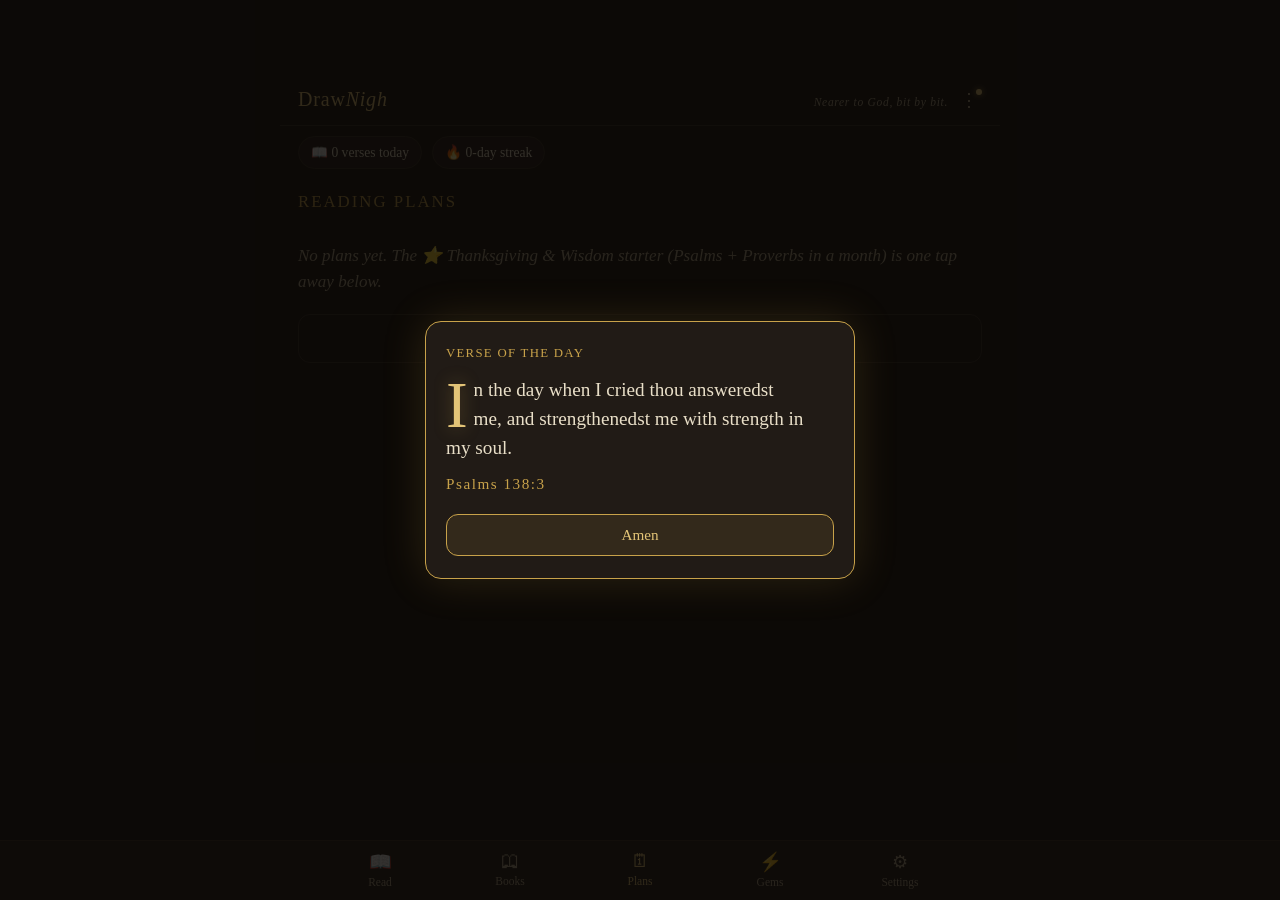
<file: index.html>
<!DOCTYPE html>
<html lang="en" class="is-web">
<head>
<meta charset="utf-8">
<meta name="viewport" content="width=device-width, initial-scale=1, viewport-fit=cover">
<title>DrawNigh</title>
<link rel="stylesheet" href="app.css">
<link rel="icon" href="icons/icon-48.png">
<!-- WEB BUILD — Add to Home Screen. iPhone ignores manifest.webmanifest when
     deciding how a home-screen app opens; it reads these four apple- tags
     instead. Both are present so Android and iPhone each find what they use. -->
<link rel="manifest" href="manifest.webmanifest">
<meta name="theme-color" content="#171310">
<meta name="apple-mobile-web-app-capable" content="yes">
<meta name="apple-mobile-web-app-status-bar-style" content="black-translucent">
<meta name="apple-mobile-web-app-title" content="DrawNigh">
<link rel="apple-touch-icon" href="icons/icon-128.png">
</head>
<body>
<div id="app">
  <header>
    <div class="brand">Draw<span class="nigh">Nigh</span></div>
    <div class="tagline-row">
      <div class="tagline">Nearer to God, bit by bit.</div>
      <button class="dots-btn" id="btnDots" title="More" aria-label="More">⋮<span class="waiting-dot" id="dotsDot" style="display:none"></span></button>
    </div>
  </header>

  <div class="badges">
    <span class="badge" id="badgePlan" style="display:none">🎯 0 / 0</span>
    <span class="badge" id="badgeCount">📖 0 verses today</span>
    <span class="badge" id="badgeStreak">🔥 0-day streak</span>
    <!-- v1.1.8 — Tithe of the Day: today, in stones. Opens its screen. -->
    <span class="badge" id="badgeTithe" style="display:none" title="Tithe of the Day">⏳</span>
  </div>

  <main>
    <!-- READER -->
    <section class="screen active" id="screen-read">
      <!-- v1.1.0 (v16.1 §3.2): "Let it greet him when he opens the Bible app
           itself, together with the verse of the day." A GENERAL feature, set
           by any reader — which is exactly what stops it being a tell. A season
           drawn from The Secret Place could only have come from one place. -->
      <div class="season-line" id="seasonLine" style="display:none"></div>
      <!-- The room's reminder, in his own words or a verse he chose. Every
           three days, fixed. It says nothing about a room to anyone but him. -->
      <div class="season-line remind-line" id="remindLine" style="display:none"></div>
      <div class="mode-pills">
        <button class="pill" data-mode="book">Book</button>
        <button class="pill" data-mode="random">Random</button>
        <button class="pill on" data-mode="plan">Plan</button>
      </div>
      <!-- v1.0.7: back on the main reading screen, where it lived before v1.0.4.
           Shown only in Book mode (see setPills() in app.js). -->
      <div id="bookPicker">
        <select id="bookSelect" title="Book"></select>
        <select id="chapSelect" title="Chapter"></select>
        <select id="verseSelect" title="Verse"></select>
      </div>
      <div class="verse-stage" id="verseStage" title="Tap for the next verse">
        <div class="ref-row">
          <!-- v1.1.4 (NLT), Decision 197: the flip lives on the reference line —
               "Numbers 18:31 · KJV" — because that is where a translation is
               named in ordinary Bible usage. The name shown here is ALWAYS the
               name of the words underneath it. -->
          <div class="verse-ref" id="verseRef"><span id="verseRefText"></span><span id="verseRefSep" style="display:none"> · </span><button class="flip-btn" id="btnFlip" title="Tap to change translation" style="display:none">KJV</button></div>
          <!-- v1.0.4: the prayer timer. It belongs to THIS verse, which is why it
               sits beside the reference and not among the navigation buttons. -->
          <div class="pray-slot" id="praySlot" style="display:none">
            <button class="pray-btn" id="btnPray" title="Pray">🙏 Pray</button>
            <!-- v1.1.8 test sitting, F6 / Decision 340 — the running prayer keeps
                 🙏's place at the left end, wearing 🙏, so it is never mistaken
                 for ⏳ at the right end. -->
            <span class="pray-live" id="prayLive" style="display:none"><span class="pray-mark" aria-hidden="true">🙏</span>
              <button class="pray-left" id="prayLeft" title="Tap to pause">5:00</button>
              <button class="pray-stretch" id="btnPrayStretch">+5</button>
              <button class="pray-cancel" id="btnPrayCancel" title="End this prayer">✕</button>
            </span>
            <!-- v1.1.0 (v18): the voice already in the phone. Nothing is
                 downloaded and nothing is sent. A verse heard is a verse read. -->
            <button class="pray-btn listen-btn" id="btnListen" title="Read aloud" style="display:none">▶</button>
            <!-- v1.1.4 (NLT), Decision 197: compare is a CONTROL, never a
                 gesture — a tap already moves on, a double tap misfires into
                 two taps, and a long press already holds the screen awake. -->
            <button class="pray-btn cmp-btn" id="btnCompare" title="Show both translations">⇅</button>
            <!-- v1.1.8 (278, 338, 341) — stay with one verse: the time counts up
                 until Stop. Kept at the right end, apart from 🙏 (340). -->
            <button class="pray-btn" id="btnMedit" title="Stay with this verse — the time counts until you tap Stop" style="display:none">⏳</button>
          </div>
        </div>
        <div class="verse-text" id="verseText"></div>
        <!-- v1.1.4 (NLT): the second reading, when compare is on. -->
        <div class="verse-alt" id="verseAlt" style="display:none"></div>
        <!-- v1.1.4 (NLT), Decisions 196 and 202: the line that states what is
             true. Never an instruction, and never a promise about a reset hour
             Tyndale have not published. -->
        <div class="nlt-line" id="nltLine" style="display:none"></div>
        <div class="verse-note" id="verseNote" style="display:none"></div>
        <div class="verse-foot" id="verseFoot"></div>
        <div class="verse-foot book-foot" id="verseBookFoot"></div>
        <!-- v1.0.9 item 13: where you are inside the chapter, counted the same
             inclusive way as the two lines above it. -->
        <div class="verse-foot book-foot" id="verseChapFoot"></div>
      </div>
      <div class="reader-controls">
        <button class="nav-btn" id="btnPrev">‹ Prev</button>
        <button class="heart-btn" id="btnFav" title="Save to Favorites">♥</button>
        <!-- v1.0.9: ⚡ a verse that arrested him. Lightning, not a bulb — a bulb
             is a good idea; this arrives from outside and is not summoned. -->
        <button class="heart-btn gem-btn" id="btnGem" title="Mark as a Gem of Light">⚡</button>
        <button class="nav-btn next" id="btnNext">Next ›</button>
      </div>
      <!-- v1.1.0 (v18, Decision 107): it reads a chapter, then stops and waits.
           A man cooking can tap. A phone on a table cannot. -->
      <div class="audio-bar" id="audioBar" style="display:none">
        <span id="audioState">Reading aloud…</span>
        <button class="small-btn" id="btnAudioGo" style="display:none">Carry on</button>
        <button class="small-btn" id="btnAudioStop">Stop</button>
      </div>
      <!-- v1.0.9: shown once, the first time both marks are on screen. -->
      <div class="mark-hint" id="markHint" style="display:none">
        <b>♥</b> a verse you want again &nbsp;·&nbsp; <b>⚡</b> a verse that stopped you where you stood
      </div>
    </section>

    <!-- BOOKS -->
    <section class="screen" id="screen-books">
      <h2>The 66 Books</h2>
      <div class="books-grid" id="booksGrid"></div>
    </section>

    <!-- PLANS -->
    <section class="screen" id="screen-plans">
      <h2>Reading Plans</h2>
      <div id="plansList"></div>
      <button class="wide-btn quiet" id="btnNewPlan">＋ New Plan</button>

      <div id="planBuilder" style="display:none; margin-top:16px;">
        <h2>New Plan</h2>
        <div class="field">
          <label for="pbScope">What will you read?</label>
          <select id="pbScope">
            <option value="" selected>Choose…</option>
            <option value="full">Full Bible (31,100 verses)</option>
            <option value="nt">New Testament</option>
            <option value="ot">Old Testament</option>
            <option value="book">A single book</option>
            <option value="group">A group of books</option>
            <option value="favorites">My Favorites</option>
            <option value="featured">⭐ Thanksgiving &amp; Wisdom (Psalms + Proverbs)</option>
            <option value="well">🪣 Digging the Well — stay in one book</option>
          </select>
        </div>
        <!-- v1.0.9, item 9. A Well is a stationary book plan: finish the book
             and it returns to its first verse instead of moving on. It carries
             no daily number, so it is offered no duration. -->
        <div class="calc" id="pbWellNote" style="display:none">A normal plan moves on when a book is finished. A Well returns to the beginning of the same one. It has no daily number and no end — only how far down the rope you are. One Well at a time.</div>
        <div class="field" id="pbBookField" style="display:none">
          <label for="pbBook">Which book?</label>
          <select id="pbBook"></select>
        </div>
        <div class="field" id="pbGroupField" style="display:none">
          <label>Which books?</label>
          <div class="checks" id="pbGroup">
            <div class="check-col">
              <div class="check-col-title">Old Testament</div>
              <div id="pbGroupOT"></div>
            </div>
            <div class="check-col">
              <div class="check-col-title">New Testament</div>
              <div id="pbGroupNT"></div>
            </div>
          </div>
        </div>
        <div class="field">
          <label for="pbDays">In how long?</label>
          <select id="pbDays">
            <option value="" selected>Choose…</option>
            <option value="7">1 week</option>
            <option value="30">1 month</option>
            <option value="90">3 months</option>
            <option value="180">6 months</option>
            <option value="365">1 year</option>
            <option value="custom">Custom…</option>
            <!-- v1.1.4, Decision 149 — two more ways to say the same thing.
                 A man with a date in mind should not have to count the days to
                 it, and a man who knows what he can read in a sitting should
                 not have to work backwards from a duration. -->
            <option value="date">Finish on a date…</option>
            <option value="perday">So many verses a day…</option>
          </select>
        </div>
        <div class="field" id="pbCustomField" style="display:none">
          <label for="pbCustom">Number of days</label>
          <input type="number" id="pbCustom" min="1" placeholder="e.g. 14">
        </div>
        <div class="field" id="pbDateField" style="display:none">
          <label for="pbDate">Finish on</label>
          <input type="date" id="pbDate">
        </div>
        <div class="field" id="pbPerDayField" style="display:none">
          <label for="pbPerDay">Verses a day</label>
          <input type="number" id="pbPerDay" min="1" placeholder="e.g. 20">
        </div>
        <div class="calc" id="pbCalc"></div>
        <button class="wide-btn" id="btnLockPlan">Lock it in</button>
        <div style="height:8px"></div>
        <button class="wide-btn quiet" id="btnCancelPlan">Cancel</button>
      </div>
    </section>

    <!-- GEMS OF LIGHT — v1.0.9 (v16.1 §1)
         Not a rename. Two marks, because they are two different acts: a
         favourite is a verse he liked; a gem is a verse that arrested him.
         ONE list, because sometimes he does not yet know why it stopped him,
         and a man looking for a verse he saved should not have to remember
         which drawer he used that day. -->
    <section class="screen" id="screen-favs">
      <h2>Gems of Light</h2>
      <p class="screen-note">Verses that lit something — a prayer, a decision, a thing to hold on to.</p>
      <div class="mode-pills gem-filter">
        <button class="pill on" data-gemfilter="all">All</button>
        <button class="pill" data-gemfilter="gem">⚡ Gems</button>
        <button class="pill" data-gemfilter="fav">♥ Favorites</button>
      </div>
      <div id="favsList"></div>
    </section>

    <!-- SETTINGS -->
    <section class="screen" id="screen-settings">
      <h2>Settings</h2>
      <!-- v1.1.2, F11 — a hand-tester running several builds in a row could
           not tell them apart from inside the app. -->
      <p class="note" id="settingsVersion" style="margin-top:-6px"></p>

      <!-- WEB BUILD — Quick access, carried from the v1.0.9 web build.
           The other half of the call-banner fix, and the half that needs no
           guess at any banner's height: Settings is reached from the bottom
           nav, so nothing drawn at the top of the phone can ever cover this
           path. These are the ⋮ menu's two items, reachable a second way. -->
      <div class="setting">
        <div class="row"><b>Quick access</b></div>
        <p>The same two things the ⋮ button holds, reachable from down here as well.</p>
        <div class="plan-actions">
          <button class="small-btn" id="setBadges">Badges</button>
          <button class="small-btn" id="setCatchUp">Catch me up</button>
        </div>
      </div>

      <!-- v1.1.4 (NLT), Decision 195: the setting is the translation the app
           OPENS in, every time. The flip on the reading screen is a sitting —
           it holds until the app is closed and never rewrites this. -->
      <div class="setting">
        <div class="row"><b>Translation</b>
          <select id="setTranslation">
            <option value="kjv">King James Version</option>
            <option value="nlt">New Living Translation</option>
          </select></div>
        <p>The King James Version is inside the app and needs nothing. <b>The New Living Translation is plainer English, and it comes over the internet</b> from its publisher, Tyndale, a chapter at a time — roughly a photo's worth of data a day.</p>
        <p style="margin-top:6px">Where it cannot be reached the King James Version is there at once and the app says why. On the reading screen, tap the translation's name beside the verse to change what you are reading now, and ⇅ to see both at once.</p>
        <p class="note" id="nltKeptNote" style="display:none"></p>
      </div>

      <!-- WEB BUILD — dead here. A website cannot put a card onto other
           websites; that was content.js, and no browser allows it from a plain
           page. Hidden rather than deleted, so the state survives untouched if
           a future build ever restores the feature another way. -->
      <div class="setting" style="display:none">
        <div class="row"><b>Pop-up verses while browsing</b>
          <label class="toggle"><input type="checkbox" id="setSiteEnabled"></label></div>
        <p>A verse card appears after a while on any website — comic time becomes Bible time.</p>
        <div class="row" style="margin-top:8px"><span>Minutes on a page first</span>
          <input type="number" id="setSiteMins" min="1" max="240"></div>
      </div>

      <div class="setting">
        <div class="row"><b>Verse of the Moment (inside the app)</b>
          <select id="setMomentMins">
            <option value="0">Off</option>
            <option value="30">Every 30 min</option>
            <option value="60">Every hour</option>
            <option value="120">Every 2 hours</option>
          </select></div>
        <div class="row" style="margin-top:8px"><span>Verses come from</span>
          <select id="setMomentSource">
            <option value="plan">My reading plan</option>
            <option value="pp">Psalms &amp; Proverbs</option>
            <option value="fav">My Favorites</option>
          </select></div>
        <!-- WEB BUILD — the pop-up cards do not exist here, so the sentence
             that described them has gone. -->
        <p>This choice feeds the Verse of the Moment on this screen. Choose Psalms &amp; Proverbs or Gems of Light to keep your plan's bookmark still.</p>
      </div>

      <!-- v1.0.4: the prayer timer. It counts nothing and records nothing —
           the moment prayer is measured it becomes a performance. -->
      <div class="setting">
        <div class="row"><b>🙏 Prayer timer</b>
          <label class="toggle"><input type="checkbox" id="setPray"></label></div>
        <p>A verse can stop you. This gives you permission to stop watching the clock — it counts nothing, records nothing, and never appears in your streak.</p>
        <div class="row" style="margin-top:8px"><span>A prayer starts at</span>
          <select id="setPrayMins">
            <option value="5">5 seconds</option>
            <option value="30">30 seconds</option>
            <option value="60">1 minute</option>
            <option value="120">2 minutes</option>
            <option value="180">3 minutes</option>
            <option value="300">5 minutes</option>
            <option value="600">10 minutes</option>
            <option value="900">15 minutes</option>
          </select></div>
        <div class="row" style="margin-top:8px"><span>Each stretch adds</span>
          <select id="setPrayStretch">
            <option value="5">+5 seconds</option>
            <option value="30">+30 seconds</option>
            <option value="120">+2 minutes</option>
            <option value="300">+5 minutes</option>
            <option value="600">+10 minutes</option>
            <!-- v1.1.0, Ruling 95: the exception closes here. Order My Steps'
                 row reaches +15 and DrawNigh's stopped at +10; one timer, one
                 row, in both products again. -->
            <option value="900">+15 minutes</option>
          </select></div>
        <div class="row" style="margin-top:8px"><span>When the time is up</span>
          <select id="setPrayChime">
            <option value="single">One soft chime</option>
            <option value="double">Two soft chimes</option>
            <option value="three">Three soft chimes</option>
            <option value="four">Four soft chimes</option>
            <option value="five">Five soft chimes</option>
            <option value="off">Silence</option>
          </select></div>
        <!-- Ruling 95: nine positions, as Order My Steps has carried since
             Decision 67. A slider looks finer than it is; nine named steps are
             a choice a man can actually make twice the same way. -->
        <div class="row" style="margin-top:8px"><span>Chime volume</span>
          <select id="setPrayVol">
            <option value="0">Silent</option>
            <option value="0.15">1 — barely there</option>
            <option value="0.25">2</option>
            <option value="0.35">3</option>
            <option value="0.45">4</option>
            <option value="0.55">5 — ordinary</option>
            <option value="0.7">6</option>
            <option value="0.8">7</option>
            <option value="1">8 — as loud as it goes</option>
          </select></div>
        <div class="plan-actions"><button class="small-btn" id="btnPrayTest">Hear it</button></div>
        <p style="margin-top:6px">Quiet enough for a desk with someone sitting across it. If you are still praying when it sounds, stay praying — it is a notice, not a summons.</p>
        <!-- v1.0.9, Decision 91 + Ruling 96. The app states what it cannot do
             rather than pretending — the same move as Decision 53. The reason is
             given because the reason IS the feature. -->
        <p style="margin-top:10px">A sleeping phone switches this app off, and a switched-off app cannot sound. So the screen is held awake while a prayer runs — only while it runs. Lock the phone yourself and you have overruled that: the chime waits, and lands when you pick it up.</p>
        <p style="margin-top:6px">While a prayer runs the screen stays on. In a pocket it can take stray taps.</p>
      </div>

      <div class="setting">
        <div class="row"><b>Show translators' notes</b>
          <label class="toggle"><input type="checkbox" id="setShowNotes"></label></div>
        <p>The 1611 translators left notes in the margin — what the Hebrew or Greek says literally, or an alternative reading. They are kept out of the verse itself; switch this on to see them underneath.</p>
      </div>

      <!-- v1.0.4: dry-out. If no verse has been read for days the browsing card
           comes round sooner — timing only. It never changes which verses show,
           and any verse read in any mode puts it straight back to normal. -->
      <!-- WEB BUILD — dead here. This only ever changed the timing of the
           browsing card, which does not exist on a website. -->
      <div class="setting" style="display:none">
        <div class="row"><b>When it has been a while</b>
          <select id="setDryMins">
            <option value="0">Leave the timer alone</option>
            <option value="2">Every 2 minutes</option>
            <option value="5">Every 5 minutes</option>
            <option value="10">Every 10 minutes</option>
            <option value="20">Every 20 minutes</option>
          </select></div>
        <p>After a few days with nothing read, the browsing card comes round this often instead of the usual wait — one verse, in front of you, sooner. Read anything at all and it goes back to normal immediately.</p>
      </div>

      <!-- WEB BUILD — dead here. It positions the browsing card, which a
           website has no way to draw. -->
      <div class="setting" style="display:none">
        <div class="row"><b>Verse card on this screen</b></div>
        <p>On a computer the browsing verse card can be dragged wherever you like, and stays there. On a phone it always sits at the bottom.</p>
        <div class="plan-actions">
          <button class="small-btn" id="btnResetCard">Reset card position</button>
        </div>
      </div>

      <!-- v1.1.5, Decisions 230–245 and 249 — sync with the reader's own Google
           Drive. Hidden from every reader until Google's approval arrives
           (Decision 245); app.js decides whether this block is shown. -->
      <div class="setting" id="syncSetting" style="display:none">
        <div class="row"><b>☁️ Sync with your own Google Drive</b></div>
        <p>Keep your reading safe, and carry it between this browser and your other devices — your streak, plans, Gems and bookmarks take up wherever you stopped. <b>Nothing leaves your device unless you turn on sync. Then it goes only to your own Google Drive — never to us. We never see it.</b></p>
        <p class="note">DrawNigh asks Google for one thing only: a hidden folder of its own inside your Drive. It cannot see, open or change any other file there, and it asks for no email, contacts or photos.</p>
        <div id="syncOff">
          <div class="plan-actions"><button class="small-btn gold" id="btnSyncOn">Turn on sync</button></div>
        </div>
        <div id="syncOnBox" style="display:none">
          <!-- v1.1.6, Decision 259 — the account name waits behind View. -->
          <div class="row"><span id="syncWho">Sync is on</span>
            <button class="small-btn" id="syncView" style="display:none">View</button></div>
          <div class="note" id="syncAcct" style="display:none"></div>
          <div class="note" id="syncLast"></div>
          <div class="plan-actions">
            <button class="small-btn gold" id="btnSyncNow">Sync now</button>
            <button class="small-btn" id="btnSyncOff">Turn off sync</button>
          </div>
          <!-- Decision 238 — the room only if he turns it on, and only locked. -->
          <div class="row" id="syncRoomRow" style="margin-top:10px;display:none"><span>Also keep The Secret Place in sync</span>
            <label class="toggle"><input type="checkbox" id="setSyncRoom"></label></div>
          <p class="note" id="syncRoomNote" style="display:none">Your letters travel locked with your word. Google holds only the locked copy and cannot read it, and neither can we.</p>
        </div>
        <div class="note" id="syncNote"></div>
      </div>

      <div class="setting">
        <div class="row"><b>Backup &amp; Restore</b></div>
        <p>Your progress lives on this device. Copy a backup code before switching browsers or phones. Codes from the original Mini BitBible app work here too.</p>
        <!-- v1.1.5 — one of Decision 241's three places sync is mentioned. -->
        <p class="note" id="syncInvite" style="display:none">Or let your reading follow you on its own, with sync. <a href="#" id="syncInviteGo" style="color:var(--gold-bright)">Sync →</a></p>
        <!-- v1.0.9 (Decision 86): two doors here, and they serve two different
             states. COPY is for a transfer you are making now. SAVE THE FILE is
             for loss — one phone, no second device anywhere, dead or stolen or
             site data cleared. Neither covers the other. The square is held
             for v1.1.0; a square is only a picture of a code. -->
        <!-- v1.1.0 (v17, Decision 86): the third door. COPY serves a transfer
             you are making now; SAVE THE FILE serves loss; SHOW THE SQUARE
             serves two phones both in hand. Decision 97: the square holds the
             plain code, so the other phone's own camera can read it even if
             DrawNigh there cannot. -->
        <div class="plan-actions">
          <button class="small-btn gold" id="btnCopyBackup">Copy my backup code</button>
          <button class="small-btn gold" id="btnShowSquare">Show the square</button>
          <button class="small-btn gold" id="btnSaveBackup">Save the file</button>
        </div>
        <div class="note" id="fileNote">A saved file survives a phone you no longer have. It goes wherever your browser puts downloads, and your phone may back it up to Google or iCloud — encrypted and useless to them, but there. That is why it survives.</div>
        <textarea id="backupBox" placeholder="Paste a backup code here (BB2.… or BB1.…)" style="margin-top:10px"></textarea>
        <div class="plan-actions">
          <!-- v1.1.1, Decision 120 — the file door opened both ways. SAVE THE
               FILE has existed since 1.0.9 and nothing could ever read one
               back, so restoring from a saved file meant opening it and
               copy-pasting seventeen hundred characters by hand. Decision 103
               offers the file as "the easier road" above three squares, and
               that road had no entrance. It only fills the box: nothing on this
               device changes until the man chooses Merge or Replace himself. -->
          <button class="small-btn gold" id="btnLoadFile">Load a file</button>
          <button class="small-btn gold" id="btnMerge">Merge</button>
          <button class="small-btn" id="btnRestore">Replace</button>
          <!-- Decision 99: this button exists only if the phone answers with a
               camera. A button that cannot work does not stand on the screen. -->
          <button class="small-btn" id="btnScan" style="display:none">Scan a square</button>
        </div>
        <!-- Decision 77: the door never seals. Shown only while a claim stands. -->
        <div class="plan-actions" id="confessRow" style="display:none">
          <button class="small-btn" id="btnConfess">That claim was not right</button>
        </div>
        <p style="margin-top:6px"><b>Merge</b> adds the code's reading to this device — nothing is ever lost, so it is safe in both directions and an old code can do no harm. <b>Replace</b> wipes this device and installs the code instead; use it on a new phone.</p>
        <div class="note" id="backupNote"></div>
      </div>

      <div class="setting" id="feedbackSetting" style="display:none">
        <div class="row"><b>💬 What should DrawNigh do next?</b></div>
        <p>Tell me what to build. Every version so far came from someone noticing something.</p>
        <p style="margin-top:8px"><a id="feedbackLink" href="#" target="_blank" rel="noopener noreferrer" style="color:var(--gold-bright)">Open the suggestion box →</a></p>
        <!-- v1.1.4 (NLT): reworded. With the NLT switched on the app does
               reach out — for a chapter, and for nothing else. The old sentence
               would have become untrue the moment the NLT shipped. -->
        <div class="note">(opens Google Forms — this leaves DrawNigh. The app itself sends nothing about you anywhere. With the New Living Translation switched on it asks Tyndale for the chapter you are reading, and nothing else. With sync turned on, your reading goes only to your own Google Drive — never to us.)</div>
      </div>

      <!-- v1.1.0 (v18). The voice already in the phone — nothing downloaded,
           nothing sent, and it works offline like everything else. -->
      <div class="setting">
        <div class="row"><b>🔊 Read aloud</b>
          <label class="toggle"><input type="checkbox" id="setAudio"></label></div>
        <p>Your phone's own voice reads the verse. No voice is downloaded and nothing about you leaves the device. <b>A verse heard is a verse read</b> — it counts toward your day, your streak and your plan, exactly like reading with your eyes.</p>

        <div class="row" style="margin-top:8px"><span>Stop at the end of each chapter</span>
          <label class="toggle"><input type="checkbox" id="setAudioStop"></label></div>
        <!-- Decision 107, and Decision 108 for the switch. The app states
             plainly what turning it off means, and the choice is his. -->
        <p id="audioStopNote">The chapter stop is here so a phone reading to an empty room stops on its own. Turn it off and the reading runs to the end of the book — and everything it reads is counted, heard or not.</p>

        <div class="row" style="margin-top:8px"><span>Say the verse numbers</span>
          <label class="toggle"><input type="checkbox" id="setAudioNums"></label></div>
        <!-- WEB BUILD, settled 13 Sep 2026. The toggle is gone and the press is
             the control. It stays in the page, hidden, because renderSettings()
             and the change wiring both still reach for it — the same pattern as
             the other rows that mean nothing here. Its old wording was written
             for the add-on and was wrong besides: the reading does NOT stop
             when the screen goes dark, it carries on like a music player. What
             he wanted was the LIGHT kept on, so he can read along. -->
        <div class="row" style="margin-top:8px; display:none"><span>Hold the screen awake while it reads</span>
          <label class="toggle"><input type="checkbox" id="setAudioWake"></label></div>
        <p><b>To keep the light on, press and hold the listen button.</b> An ordinary press reads aloud and lets the phone sleep — the voice carries on in the dark, which is what you want while cooking or driving. Hold the button instead and the screen stays lit for the whole sitting, through every chapter, until you stop the reading. Some browsers will not hold the screen; where that happens the app says so.</p>

        <div class="row" style="margin-top:8px"><span>Speed</span>
          <select id="setAudioRate">
            <option value="0.7">Slow</option>
            <option value="0.85">Unhurried</option>
            <option value="1">Ordinary</option>
            <option value="1.15">Brisk</option>
            <option value="1.3">Quick</option>
          </select></div>
        <div class="row" id="voiceRow" style="margin-top:8px;display:none"><span>Voice</span>
          <select id="setAudioVoice"></select></div>
        <div class="note">Voice quality belongs to your device, not to DrawNigh. Two readers will not hear the same thing.</div>
      </div>

      <!-- v1.1.0 (The Secret Place v0.4 §3). In Settings, in plain sight, ON
           PURPOSE. The feature was never hidden — only its entrance and its
           contents. Its security is that nobody can get in, not that nobody
           suspects. -->
      <div class="setting">
        <div class="row"><b>🚪 The Secret Place</b></div>
        <!-- v1.1.4, Decision 162 — F37/F38. The old line read "A room inside
             DrawNigh that only you can open", and a reader would fairly take
             that to include the phone in his hand. It does not: the letters,
             the door verse and the knock are ordinary readable text in this
             device's own storage, and only the travelling backup code is
             sealed. The app must never claim more than it does. -->
        <!-- v1.1.5, Decision 234 — the letters are now locked on the device as
             well. Decision 162's honest sentence ("the device itself is what
             guards the writing") was true of v1.1.4 and is replaced, not kept,
             because it is no longer the truth. -->
        <p>A room inside DrawNigh, behind a verse you choose, a knock you choose and a word you choose. <b>What you write there is locked with your word</b> — on this device, in your backup code, and in sync if you choose it. Without your word or your spare key nobody can read it: not someone holding this phone, not Google, not us. <i>“But thou, when thou prayest, enter into thy closet, and when thou hast shut thy door, pray to thy Father which is in secret.”</i> — Matthew 6:6</p>
        <!-- v1.1.6, Decision 255 — a room waiting in sync is offered first,
             and while it waits Make a room is not offered at all. -->
        <div class="note" id="roomStatus"></div>
        <div class="plan-actions" id="roomMakeRow">
          <button class="small-btn gold" id="btnRoomBring" style="display:none">Bring my room</button>
          <button class="small-btn gold" id="btnRoomMake">Make a room</button>
          <button class="small-btn" id="btnRoomOpenSealed" style="display:none">Open the room in this code</button>
          <!-- Decisions 261, 262 — a forgotten knock, and a room nobody can open. -->
          <button class="small-btn" id="btnRoomForgot" style="display:none">Forgot the knock?</button>
          <button class="small-btn" id="btnRoomDown" style="display:none">Take down this room</button>
          <button class="small-btn gold" id="btnRoomKeepIt" style="display:none">Keep my room</button>
        </div>
        <!-- Decision 256 -->
        <p class="note" id="roomBringLine" style="display:none"><a href="#" id="roomBringGo" style="color:var(--gold-bright)">Have a room on another device? Bring it here.</a></p>
        <!-- Decision 263 — nothing moves until the reader chooses. -->
        <div id="roomClashBox" style="display:none;margin-top:10px">
          <p><b>Your sync holds another room.</b> Neither room has been changed.</p>
          <div class="plan-actions">
            <button class="small-btn gold" id="btnClashJoin">Bring them together</button>
            <button class="small-btn" id="btnClashApart">Keep them apart</button>
          </div>
        </div>
      </div>

      <!-- v1.0.9, item 10 (v15.2 §3.4). The ladder's rungs run from five days
           to a year, so real use cannot reach them and the wording could never
           be seen before a reader saw it. Hidden on purpose: tap the James 4:8
           line below seven times. It writes days that WERE read — it cannot
           invent a debt, because the app has no concept of one. -->
      <div class="setting" id="ladderTestSetting" style="display:none">
        <div class="row"><b>🔧 Ladder test mode</b></div>
        <!-- v1.1.0, finding 4 — the promise is narrowed to what it means.
             v1.0.9 said "Nothing here counts." The day log it writes does not,
             but the OFFER it produces is real: accepting one took a live plan
             from 47 verses a day to 1. The tool is kept, because seeing the
             accept path is the point of it; the sentence is made true. -->
        <p>Shows the offer that a real gap would produce. The day log it writes is only what a reader would have read, and nothing here touches your streak or your totals. <b>But the offer is a real offer</b> — accepting it changes your live plan's daily number, exactly as a real one would. <i>Put it back</i> on the plan card undoes it.</p>
        <div class="row" style="margin-top:8px"><span>Consecutive low days</span>
          <input type="number" id="ltDays" min="0" max="400" value="5" style="width:90px"></div>
        <div class="row" style="margin-top:8px"><span>Verses on each of them</span>
          <input type="number" id="ltPer" min="0" max="500" value="1" style="width:90px"></div>
        <p style="margin-top:6px">Zero verses gives the “it’s been a while” voice; one or more gives the “you showed up” voice.</p>
        <div class="plan-actions">
          <button class="small-btn gold" id="btnLadderTest">Show me that rung</button>
          <button class="small-btn" id="btnLadderClear">Clear the test days</button>
        </div>
        <div class="note" id="ltNote"></div>
      </div>

      <div class="setting">
        <div class="row"><b>About &amp; Support</b></div>
        <p>DrawNigh — <i>Nearer to God, bit by bit.</i> King James Version, with the New Living Translation when you choose it. Free forever.<br>
        <span id="aboutLinks"></span></p>
        <p class="note" id="aboutVersion"></p>
        <!-- v1.1.4 (NLT), Decision 200: Tyndale's required notice, unabridged,
             and in this one place. The reference line names the translation
             verse by verse, so no copyright line is repeated over Scripture. -->
        <p class="note" id="nltNotice" style="margin-top:10px">Scripture quotations marked (NLT) are taken from the Holy Bible, New Living Translation, copyright © 1996, 2004, 2015 by Tyndale House Foundation. Used by permission of Tyndale House Publishers, Carol Stream, Illinois 60188. All rights reserved.</p>
        <!-- v1.0.8: the same courtesy the suggestion box gets (v14.1 §3) — someone who
             chose an extension that collects nothing is told before the tap that the
             tap leaves it. Hidden entirely while LINKS.donate is empty. -->
        <div class="note" id="donateNote" style="display:none">(opens a giving page — this leaves DrawNigh. The app itself sends nothing about you anywhere. With the New Living Translation switched on it asks Tyndale for the chapter you are reading, and nothing else. With sync turned on, your reading goes only to your own Google Drive — never to us.)</div>
        <p style="margin-top:6px" id="aboutVerse">“Draw nigh to God, and he will draw nigh to you.” — James 4:8</p>
      </div>
    </section>
  </main>

  <nav>
    <button data-screen="read" class="on"><span class="ico">📖</span>Read</button>
    <button data-screen="books"><span class="ico">🕮</span>Books</button>
    <button data-screen="plans"><span class="ico">🗓</span>Plans</button>
    <button data-screen="favs"><span class="ico">⚡</span>Gems</button>
    <button data-screen="settings"><span class="ico">⚙</span>Settings</button>
  </nav>
</div>

<!-- v1.0.4: the ⋮ menu. Catch me up gives the verse back a row of the
     reading screen. The ladder offer and the badges live here too — and
     nowhere else. v1.0.7: the Book·Chapter·Verse jump row moved back out,
     onto the main reading screen. -->
<div class="sheet sheet-anchor" id="menuSheet">
  <div class="sheet-panel">
    <button class="menu-item" id="miCatchUp">⏩ Catch me up</button>

    <button class="menu-item" id="miLadder" style="display:none">
      <span id="miLadderText">A word about your plan</span><span class="waiting-dot"></span>
    </button>

    <button class="menu-item" id="miBadges">
      🏅 Badges, rank &amp; streak<span class="waiting-dot" id="badgeDot" style="display:none"></span>
    </button>

    <!-- v16.1 §3.3 — called Seasons, not Archive: an item called Archive would
         suggest the current season lives somewhere else, and it does not. -->
    <button class="menu-item" id="miTithe">⏳ Tithe of the Day<span class="waiting-dot" id="titheDot" style="display:none"></span></button>

    <button class="menu-item" id="miSeasons">🌱 Seasons</button>

    <button class="menu-item quiet" id="miClose">Close</button>
  </div>
</div>

<!-- v1.1.0 (v16.1 §3): one season, one man. Set here or inside the room —
     both write to the same place, because two answers to "what am I reaching
     toward" would defeat the whole idea. Nothing is ever deleted. -->
<div class="sheet" id="seasonSheet">
  <div class="sheet-panel wide">
    <div class="badge-head">
      <div><b>Seasons</b><div class="note">What you are reaching toward. One at a time.</div></div>
      <button class="small-btn" id="seasonClose">Close</button>
    </div>
    <div class="setting">
      <div class="row"><b>This season</b></div>
      <textarea id="seasonBox" placeholder="A few words. What is this stretch of your life for?"></textarea>
      <div class="plan-actions">
        <button class="small-btn gold" id="seasonSave">Set this season</button>
        <button class="small-btn" id="seasonClear">End it</button>
      </div>
      <div class="note" id="seasonNote"></div>
    </div>
    <div class="badge-block">
      <div class="badge-title">Former seasons</div>
      <div class="note">Kept in order, dated. Nothing here is ever deleted.</div>
      <div id="seasonPast"></div>
    </div>
  </div>
</div>

<!-- v1.1.8 — Tithe of the Day (Decisions 274–331). Its own screen, opened from
     the ⋮ menu, so the badges screen keeps its rule of no progress bars
     (Decisions 88/89 stand; 306). The same words head it. -->
<div class="sheet" id="titheSheet">
  <div class="sheet-panel wide">
    <div class="badge-head">
      <div><b>Tithe of the Day</b><div class="note">A tenth of the day, given to God in private.</div></div>
      <button class="small-btn" id="titheClose">Close</button>
    </div>
    <div class="tithe-motto">PRESENCE OVER PERFORMANCE</div>

    <!-- Off: the quiet invitation (327). -->
    <div id="titheOffBox" style="display:none">
      <div class="setting">
        <p>A day has <b>86,400 seconds</b>. A tenth of it is <b>8,640</b> — two hours and twenty-four minutes. That is the tithe of the day, and the goal is the same for everyone.</p>
        <p style="margin-top:6px" id="titheIntroStart">Nobody starts there. You start at <b>5 seconds</b> — one smooth stone — and every day you keep it, tomorrow asks one stone more.</p>
        <p id="titheIntroBack" style="margin-top:6px;display:none"></p>
        <p style="margin-top:6px">Each verse you read here and move past with Next is <b>one stone</b>. Time staying with a verse (⏳), time in prayer (🙏), and time with God away from the phone are counted to the second. Church and meetings are not counted: this is <b>private time with God</b>.</p>
        <p style="margin-top:6px">Every <b>5 seconds is a stone</b>. Twelve stones make a rock, sixty rocks a boulder, twenty-four boulders a hill. Each Saturday at 6pm your week earns a title from David's journey, from Shepherd Boy to King.</p>
        <div class="plan-actions" style="margin-top:12px">
          <button class="small-btn gold" id="titheBegin">Begin with one stone</button>
          <button class="small-btn" id="titheNotNow">Not now</button>
        </div>
      </div>
    </div>

    <div id="titheOnBox" style="display:none">
      <!-- Today. -->
      <div class="tithe-today">
        <svg class="tithe-ring" viewBox="0 0 120 120" aria-hidden="true">
          <circle class="tr-bg" cx="60" cy="60" r="52"></circle>
          <circle class="tr-fg" id="titheRingFg" cx="60" cy="60" r="52"></circle>
        </svg>
        <div class="tithe-today-text">
          <div class="note">TODAY</div>
          <div class="tithe-big" id="titheStonesToday">0 Stones</div>
          <div class="note" id="titheTimeToday">0 sec</div>
        </div>
      </div>
      <div class="tithe-nudge" id="titheNudge">One more stone.</div>
      <div class="note tithe-lines">Today's target: <b id="titheTargetText"></b> <span id="titheTargetTime"></span></div>
      <div class="note tithe-lines">Goal for everyone: <b>2 Boulders · 24 Rocks</b> (2 hr 24 min)</div>
      <div class="note tithe-lines" id="titheSplit"></div>
      <div class="note tithe-lines" id="titheSeasonNote" style="display:none"></div>

      <!-- An offer, the check-in, or the end of a season: one at a time. -->
      <div class="setting tithe-ask" id="titheAsk" style="display:none">
        <p id="titheAskText"></p>
        <div class="plan-actions" id="titheAskBtns"></div>
      </div>

      <!-- Away from the phone (280–282). -->
      <div class="setting" id="titheAwayBox">
        <div class="row"><b>With God, away from the phone</b></div>
        <p>A paper Bible, or prayer with the phone set down. Choose a length; it stops by itself with a soft chime, and only the time to the chime counts.</p>
        <div class="plan-actions" id="titheAwayPick">
          <button class="small-btn" data-away="900">15 min</button>
          <button class="small-btn" data-away="1800">30 min</button>
          <button class="small-btn" data-away="3600">1 hour</button>
          <input type="number" id="titheAwayOwn" min="1" max="60" placeholder="min">
          <button class="small-btn" id="titheAwayOwnGo">Start</button>
        </div>
        <div class="plan-actions" id="titheAwayLive" style="display:none">
          <span class="tithe-big" id="titheAwayLeft">15:00</span>
          <button class="small-btn" id="titheAwayStop">Stop</button>
        </div>
        <div class="plan-actions" id="titheAwayAgain" style="display:none">
          <button class="small-btn gold" id="titheAwayRound">Another round</button>
        </div>
      </div>

      <!-- The week (302–305). -->
      <div class="badge-block">
        <div class="badge-title">This week's title</div>
        <div class="tithe-big" id="titheTitleNow">—</div>
        <div class="note" id="titheTitleNote"></div>
        <div class="note" id="titheTitleHigh"></div>
        <div id="titheTitleList" class="tithe-list"></div>
      </div>

      <!-- The year's bag (301). -->
      <div class="badge-block">
        <div class="badge-title">Your bag this year</div>
        <div class="tithe-big" id="titheBag">0 Stones</div>
        <div class="note" id="titheBagTime"></div>
        <div id="titheYears" class="tithe-list"></div>
      </div>

      <!-- 325 — the mirror. Add-on only: the website has no browsing card. -->
      <div class="badge-block ext-only" id="titheMirrorBox">
        <div class="badge-title">The browsing card</div>
        <div class="note" id="titheMirror"></div>
      </div>

      <div class="badge-block">
        <div class="badge-title">Settings</div>
        <div class="setting">
          <div class="row"><b>Raise my target by itself</b>
            <label class="toggle"><input type="checkbox" id="titheAuto"></label></div>
          <p>Off: when a week's average is well above your target, you are asked first. On: it rises to your average on Saturday without asking.</p>
        </div>
        <div class="setting">
          <div class="row"><b>Time away from the phone</b>
            <label class="toggle"><input type="checkbox" id="titheAwayOn"></label></div>
          <p>Off: only reading and prayer inside DrawNigh count.</p>
        </div>
        <div class="setting ext-only">
          <div class="row"><b>"One more stone" on the browsing card</b>
            <label class="toggle"><input type="checkbox" id="titheStoneBtn"></label></div>
          <p>Adds a button to the verse card: five seconds of prayer, with the page covered and the verse still there to read. "Pray longer" gives 1, 2, 5 or 30 minutes, or an hour; while you pray, ↻ adds the same length again.</p>
        </div>
        <div class="setting ext-only">
          <div class="row"><b>A verse card when Firefox opens</b>
            <label class="toggle"><input type="checkbox" id="titheOpenCard"></label></div>
          <p>The first page you open after Firefox starts shows the verse card straight away. On a phone, Firefox often carries on from where it was rather than starting again, so this may show less often than you open it.</p>
        </div>
        <div class="setting">
          <div class="row"><b>Morning and night reminders</b></div>
          <div class="row" style="margin-top:6px"><span>Morning</span><input type="time" id="titheRemM"></div>
          <div class="row"><span>Night</span><input type="time" id="titheRemN"></div>
          <div class="ext-only">
            <div class="row" style="margin-top:6px"><span>Remind me from Firefox</span>
              <label class="toggle"><input type="checkbox" id="titheRemOn"></label></div>
            <p class="note" id="titheRemNote"></p>
          </div>
          <p style="margin-top:6px">Or put both reminders in your phone's own calendar, where you can change or delete them any time. Nothing is sent anywhere.</p>
          <div class="plan-actions"><button class="small-btn" id="titheCal">Add reminders to my calendar</button></div>
        </div>
        <div class="setting">
          <div class="plan-actions"><button class="small-btn" id="titheOff">Turn Tithe of the Day off</button></div>
          <p>Everything you have given is kept. Turning it on again carries on from here.</p>
        </div>
      </div>
    </div>
  </div>
</div>

<!-- v1.1.8 (279) — the meditation start, forgotten. -->
<div class="overlay" id="stillOverlay">
  <div class="card">
    <h3>Still with the Word?</h3>
    <div class="note">Nothing has been touched for half an hour. If you are still here, say so and it carries on counting. If nobody answers, it stops and keeps the time up to your last touch.</div>
    <div class="actions">
      <button class="nav-btn next" id="stillYes">Yes, still here</button>
      <button class="nav-btn" id="stillNo">Stop</button>
    </div>
  </div>
</div>

<!-- v1.0.4: the ladder. It only ever offers to lighten, and it says its piece
     once and stops. Nothing here counts what was not read. -->
<div class="overlay" id="ladderOverlay">
  <div class="card">
    <h3 id="ladderTitle">Your plan</h3>
    <div class="verse-text" id="ladderText" style="font-size:1.1rem"></div>
    <div class="note" id="ladderNote"></div>
    <div class="actions">
      <button class="nav-btn next" id="ladderAccept">Match my pace</button>
      <button class="nav-btn" id="ladderDecline">Leave it as it is</button>
    </div>
  </div>
</div>

<!-- v1.1.0 (v17): one square at a time, numbered, any order. The receiving
     side names what is still missing — the worst outcome is a reader who
     thinks he transferred and did not. -->
<div class="sheet" id="squareSheet">
  <div class="sheet-panel wide">
    <div class="badge-head">
      <div><b>Your backup code, as a square</b><div class="note" id="squareCount"></div></div>
      <button class="small-btn" id="squareClose">Close</button>
    </div>
    <!-- v1.1.4, Decision 156 — F35. The square was drawn into a fixed card at
         roughly three screen pixels a module, and a phone camera wants four or
         five. That was the whole of F34's difficulty, and it costs nothing to
         fix: more pixels per module, not fewer modules. Tapping it goes full
         screen — heading, buttons and the bottom bar out of the way — for the
         most modules-per-inch obtainable without adding a square. -->
    <div class="square-wrap" id="squareWrap" title="Tap the square to fill the screen"><canvas id="squareCanvas" width="360" height="360"></canvas></div>
    <div class="note" id="squareFull">Tap the square to fill the screen. Tap again to come back.</div>
    <div class="plan-actions">
      <button class="small-btn" id="squarePrev">‹ Back</button>
      <button class="small-btn gold" id="squareNext">Next ›</button>
    </div>
    <!-- v1.1.4, Decision 155 — F34. Version 40 read on the phone, but only
         just: 4x zoom and ten to fifteen seconds, and two of the three squares
         refused until they were tried twice. Nobody is made to scan more
         squares than he needs, and a man fighting his camera has a way out.
         Opens on Fewest squares, which is today's behaviour exactly. -->
    <div class="setting" style="margin-top:10px">
      <div class="row"><b>If your camera is struggling</b></div>
      <div class="mode-pills" id="squareModes">
        <button class="pill on" data-sqmode="fewest">Fewest squares</button>
        <button class="pill" data-sqmode="balanced">Balanced</button>
        <button class="pill" data-sqmode="easiest">Easiest to scan</button>
      </div>
      <div class="note" id="squareModeNote"></div>
    </div>
    <div class="note" id="squareNote"></div>
    <!-- v1.1.5, Decision 226 -->
    <div class="note">If the other phone cannot read the square, copy the text code instead — or read the square with Google Lens and paste what it finds.</div>
  </div>
</div>

<div class="sheet" id="scanSheet">
  <div class="sheet-panel wide">
    <div class="badge-head">
      <div><b>Scan a square</b><div class="note" id="scanCount">Point this phone at the other one.</div></div>
      <button class="small-btn" id="scanClose">Close</button>
    </div>
    <div class="square-wrap"><video id="scanVideo" playsinline muted></video></div>
    <div class="note" id="scanNote"></div>
    <!-- v1.1.5, Decision 225 — a picture of the square, read the same way. -->
    <div class="plan-actions"><button class="small-btn" id="scanFile">Load a picture</button></div>
  </div>
</div>

<!-- v1.1.0 — The Secret Place (v0.4). Write first, file after. Nothing is
     asked of him at the door, and the page can be walked past: a man who comes
     only to read four years of God's faithfulness back to himself is not a
     lesser visitor. Nothing in here counts toward anything. -->
<div class="sheet" id="roomSheet">
  <div class="sheet-panel wide">
    <div class="badge-head">
      <div>
        <!-- §13.1: the season is the HEADER here, with everything beneath it.
             What he is reaching toward across everything he brings in. -->
        <div class="room-season" id="roomSeason"></div>
      </div>
      <!-- v1.1.3, Decisions 135 + 143 — F29. Back and Close as a pair, side by
           side, never stacked and never apart. A man reaching for the way back
           and finding Close under his thumb is how a room gets shut on him. -->
      <div class="head-pair">
        <button class="small-btn" id="roomHeadBack" style="display:none">‹ Back</button>
        <button class="small-btn" id="roomClose">Close</button>
      </div>
    </div>

    <!-- v1.1.2, Decision 132 — a letter is the form everything here takes,
         not one choice among four. Struggle and Testimony are things a letter
         can carry, so they sit here, unclaimed, for as long as he is writing —
         nothing is asked of him before he starts. -->
    <!-- v1.1.6, Decision 253 — write first, file after, always. The writing
         screen holds the title, the writing and Keep this; filing is asked
         every time, in the filing box, after Keep this. -->
    <div id="roomWrite">
      <!-- v1.1.5, Decision 223 — a title at the top of the blank letter: typed
           first, or filled in later, or never. No extra step either way. -->
      <input type="text" id="roomTitle" class="room-title" maxlength="140" autocomplete="off" placeholder="A title, if you like">
      <textarea id="roomBox" placeholder="Say it. Nothing here is counted, scored or seen."></textarea>
      <div class="plan-actions">
        <button class="small-btn gold" id="roomKeep">Keep this</button>
        <button class="small-btn" id="roomToList">Just reading today</button>
      </div>
      <div class="note" id="roomWriteNote"></div>
    </div>

    <div id="roomList" style="display:none">
      <div class="plan-actions">
        <button class="small-btn gold" id="roomNew">Write something</button>
        <button class="small-btn" id="roomBadges" style="display:none">🏅 Badges</button>
        <button class="small-btn" id="roomSettingsBtn">Settings</button>
      </div>
      <div id="roomCats"></div>
    </div>

    <div id="roomThread" style="display:none">
      <div id="roomEntries"></div>
    </div>

    <div id="roomAdmin" style="display:none">


      <div class="setting">
        <div class="row"><b>This season</b></div>
        <textarea id="roomSeasonBox" placeholder="What are you reaching toward?"></textarea>
        <div class="plan-actions"><button class="small-btn gold" id="roomSeasonSave">Set it</button></div>
        <div class="note">The same season you would set in Settings. One man, one season.</div>
      </div>

      <!-- §12: the reminder exists because §7 has none. A combination unused
           for months is a combination lost, and there is nobody to ask. -->
      <div class="setting">
        <div class="row"><b>A reminder, every three days</b>
          <label class="toggle"><input type="checkbox" id="remOn"></label></div>
        <p>It must be something only <i>you</i> can read as a reminder. <b>If it needs to be strange to work, it is the wrong words.</b> A verse reference on the main screen of a Bible app is furniture — but chosen because of what it says, it means one thing to you and nothing to anyone else.</p>
        <input type="text" id="remText" placeholder="Psalm 27:5 — or a few words of your own">
        <div class="plan-actions"><button class="small-btn gold" id="remSave">Keep it</button></div>
      </div>

      <!-- v1.1.5, Decision 236 — capitals in the word. -->
      <div class="setting">
        <div class="row"><b>Capitals in your word</b>
          <select id="roomWordCase">
            <option value="any">Do not count (Faith = faith)</option>
            <option value="exact">Count them</option>
          </select></div>
        <div class="note">Spaces at the start or end never count. Changing this asks for your word once more, because the lock is rebuilt around it.</div>
        <div class="note" id="roomCaseNote"></div>
      </div>

      <div class="setting">
        <div class="row"><b>Badges</b>
          <select id="roomBadgeChoice">
            <option value="room">In this room</option>
            <option value="menu">In the ⋮ menu</option>
            <option value="both">Both</option>
          </select></div>
      </div>

      <!-- v1.1.2, F15 (Decision 126) — the last three of the six things §6/§14
           name as changed from inside only. Existing letters are unaffected
           by any of the three; each is read back once, exactly as at the
           making, and never shown again. -->
      <div class="setting">
        <div class="row"><b>The door, the knock, the word</b></div>
        <div class="note">Changed from inside only, the same as everything else here.</div>
        <div class="plan-actions">
          <button class="small-btn" id="roomChangeDoor">Change the door verse</button>
          <button class="small-btn" id="roomChangeKnock">Change the knock</button>
          <button class="small-btn" id="roomChangeWord">Change the word</button>
          <!-- v1.1.4, Decision 158 — one pass for all three. "there should be a
               place for all reset where you change word, verse and knock at once
               instead of doing them one after the other like we have now." -->
          <button class="small-btn gold" id="roomChangeAll">Change all three</button>
        </div>
      </div>

      <!-- v1.1.4, Decisions 167 + 171 — ONE sealed door, in two parts, behind
           the word. A sealed letter leaves its list completely: no row holding
           its place, no count at the foot of the category, no trace. In
           Dickson's words: "GONE COMPLETELY — ONLY WHEN YOU CLICKED SEALED AND
           INPUT THE WORD (PASSWORD) THEN YOU CAN SEE THE LIST OF SEALED
           LETTERS. BUT WITHIN THE LETTERS, NOTHING REMINDS YOU OF ANY SEALED
           LETTER." So this is the only place either kind exists, and the word
           stands at its door rather than at each thing inside it. -->
      <div class="setting">
        <div class="row"><b>Sealed</b></div>
        <div class="note">Put away, not thrown away. Nothing you wrote is destroyed by a tap on a bad day, and nothing here can be deleted until three months in the seal.</div>
        <div class="plan-actions" id="roomSealedGate">
          <button class="small-btn" id="roomSealedOpen">Open with my word</button>
        </div>
        <div id="roomSealedBody" style="display:none">
          <div class="row" style="margin-top:6px"><b>Sealed categories</b></div>
          <div id="roomSealed"></div>
          <div class="row" style="margin-top:10px"><b>Sealed letters</b></div>
          <div id="roomSealedLetters"></div>
        </div>
      </div>

      <!-- §7: no reset link, no recovery code, no back door. It is not a
           feature DrawNigh declined; it is a thing DrawNigh cannot do. -->
      <div class="setting">
        <div class="row"><b>Start again</b></div>
        <div class="note">This closes the room and everything in it. There is no recovery and nobody can undo it for you.</div>
        <div class="plan-actions"><button class="small-btn" id="roomReset">Close this room for good</button></div>
      </div>
    </div>
  </div>
</div>

<!-- v1.1.2, Decision 132 — shown only when Keep is pressed with neither mark
     ticked and no category named (a chance to refile before it saves, not a
     gate in front of writing), and reused when an entry's own "Filed as..."
     button is pressed later. Dismissible for good, once he no longer needs it. -->
<div class="overlay" id="fileOverlay">
  <div class="card">
    <h3 id="foTitle">Where do you want to file it?</h3>
    <div class="note" id="foNote">If you choose nothing, it is kept as a letter to God.</div>
    <div class="file-marks">
      <label><input type="checkbox" id="foStruggle"> Struggle</label>
      <label><input type="checkbox" id="foTestimony"> Thanksgiving / Testimony</label>
    </div>
    <div class="row" style="margin-top:8px"><span>Custom:</span>
      <span class="cat-field">
        <input type="text" id="foCat" list="catList" placeholder="a name you choose">
        <button type="button" class="small-btn" id="foCatBrowse" title="See all your categories">All</button>
      </span></div>
    <div class="cat-picker" id="foCatPicker" style="display:none"></div>
    <!-- v1.1.4, Decision 146 — F31. This screen used to carry Done and nothing
         else, and the letter was already written by the time it opened: "after
         writing and i click keep this, but later decide not to save it, there is
         no back or cancel button to take me back to writing." Both halves are
         fixed — nothing is written until Done, and Back returns to the writing
         with every word still there. No throw-away button, deliberately: with
         nothing written until Done, walking away IS the delete. -->
    <div class="actions">
      <button class="nav-btn next" id="foDone">Done</button>
      <button class="nav-btn" id="foBack">‹ Back</button>
    </div>
  </div>
</div>

<!-- The third lock. It does not exist until the verse and the knock are both
     right — a PIN box that appeared on a wrong knock would announce the room
     as loudly as a padlock. -->
<div class="overlay" id="pinOverlay">
  <div class="card">
    <h3 id="pinTitle">Your word</h3>
    <!-- v1.1.4, Decision 151 — the same reveal as every other word box. -->
    <span class="pin-field">
      <input type="password" id="pinBox" placeholder="••••">
      <button type="button" class="small-btn" id="pinShow" title="Show the word">Show</button>
    </span>
    <!-- The words of the door verse, always offered, whatever shape the owner
         chose. A panel that asked differently would announce which of the three
         a stranger was facing; identical for everyone, it announces nothing.
         Anyone reading this has already passed the verse and the knock, so the
         verse itself is no longer a secret from him. -->
    <div class="word-chips" id="pinWords" style="display:none"></div>
    <div class="note" id="pinNote"></div>
    <div class="note" id="pinHint" style="display:none"></div>
    <div class="actions">
      <button class="nav-btn next" id="pinGo">Enter</button>
      <button class="nav-btn" id="pinCancel">Not now</button>
    </div>
  </div>
</div>

<!-- Making the room. The warning is shown ONCE, before the word is set. -->
<div class="overlay" id="makeOverlay">
  <div class="card">
    <h3 id="makeTitle">Make a room</h3>
    <div class="note" id="makeNote"></div>
    <div id="makeStep1">
      <p class="screen-note">Choose the verse that is your door. Any verse in the KJV — one of 31,100, and nothing will mark it.</p>
      <div id="makePicker">
        <select id="mkBook"></select><select id="mkChap"></select><select id="mkVerse"></select>
      </div>
    </div>
    <!-- v1.1.1, Decisions 114/116/117 — the knock is a NUMBER. Whole seconds,
         counted on the running clock, so it can be remembered and aimed at.
         The felt rhythm it replaces locked its own author out within minutes. -->
    <div id="makeStep2" style="display:none">
      <p class="screen-note">Now the knock, and it is a <b>number</b>. <b>4567</b> means: let the prayer clock run <b>4</b> seconds and pause it · run <b>5</b> and pause · run <b>6</b> and pause · run <b>7</b> and pause. Three to six digits, each between 1 and 9.</p>
      <input type="text" id="mkKnockNum" inputmode="numeric" autocomplete="off" placeholder="4567" maxlength="6">
      <div class="row"><span>Counting starts</span>
        <select id="mkKnockStart">
          <option value="prayer">When the prayer starts</option>
          <option value="pause">After my first pause</option>
        </select></div>
      <div class="note">Nobody but you knows which of the two you chose. Starting after your first pause also lets you reach the room in the middle of a prayer you are already praying.</div>
      <div class="row"><span>Let me be out by</span>
        <select id="mkKnockTol">
          <option value="1">1 second</option>
          <option value="2">2 seconds</option>
          <option value="3">3 seconds</option>
        </select></div>
      <div class="note" id="mkKnockWarn"></div>
      <div class="note" id="mkKnockWarn2"></div>
      <p class="screen-note">When the last pause is done, <b>resume the prayer and simply pray.</b> After <b>five unbroken seconds</b> the word panel appears. Do not tap again — a man tapping his way in never stops, and that is exactly what keeps him out.</p>
      <div class="knock-pad" id="knockPad">Tap to practise — the seconds run here</div>
      <div class="note" id="mkKnockNote"></div>
    </div>
    <div id="makeStep3" style="display:none">
      <!-- v1.1.4, Decision 163 — F37/F41. This paragraph used to treat all
           three locks alike: "If you forget, you forget." That is true only of
           the WORD. The verse and the knock are both changeable from inside,
           and a backup code steps past both — it carries them within its seal,
           so a device restoring one asks for the word alone. Dickson lost three
           days to that gap, with the answer in his own drawer. The warning is
           split at the place it belongs: while a man is choosing what to write
           down, not after he is already locked out. -->
      <!-- v1.1.5, Decision 235 — the spare key. -->
      <p class="screen-note"><b>Nobody can recover your word for you.</b> Not the app, not anyone — no reset link and no back door. What there is instead is a <b>spare key</b>: eight plain words, shown to you once when the room is made. Type them in place of the word and the room opens, and you set a new word. <b>Lose the word and the spare key together, and the room is closed for good.</b></p>
      <!-- WEB ONLY, settled 13 Sep 2026. The add-on keeps the room in storage
           that belongs to the add-on. A website keeps it in ordinary browser
           storage, which a phone clears far more casually — and the room has no
           recovery by design. His own rule: say what the app cannot do. -->
      <p class="screen-note"><b>This room lives in your browser's own storage.</b> Clearing your browsing data removes it, and a phone short on space can remove it too. <b>Your backup code is the only copy that survives that.</b></p>
      <p class="screen-note">Your <b>verse</b> and your <b>knock</b> are a different matter. Both can be changed from inside the room, and <b>a backup code gets you past either one</b> — they travel inside its seal, so a device restoring your code asks for the word alone. <b>That is what a backup code is for. Make one, and keep it.</b></p>
      <!-- Decision 119 — three shapes, and which one is in use is itself a
           secret. The panel at the door looks identical whichever it is. -->
      <div class="row"><span>My word is</span>
        <select id="mkWordShape">
          <option value="door">A word from my door verse</option>
          <option value="kjv">A word from some other verse</option>
          <option value="typed">Something I type</option>
        </select></div>
      <div class="note" id="mkWordNote"></div>
      <div class="word-chips" id="mkWordChips" style="display:none"></div>
      <!-- v1.1.2, Decision 128 — the vault. Independent of the shape above:
           a bare box never proves the word was typed, because it might belong
           to any of the three shapes with the words simply turned off. -->
      <div class="row"><span>Show the words on the panel</span>
        <select id="mkShowWords">
          <option value="yes">Yes — offer them as taps</option>
          <option value="no">No — a bare box only</option>
        </select></div>
      <div class="note" id="mkVaultNote" style="display:none">With the words off and no hint, a forgotten word is gone for good. Nothing leaves this device, nothing is stored anywhere, and there is no one to ask. Only you — and God — can know it.</div>
      <!-- v1.1.4, Decision 151 — the reveal. The whole of F18 began because a
           man could never read his own word: it was tapped from chips into a
           masked box, and when the door moved the chip was gone. Dots by
           default; the tap is his own choice. -->
      <span class="pin-field">
        <input type="password" id="mkPin" placeholder="Your word">
        <button type="button" class="small-btn" id="mkPinShow" title="Show the word">Show</button>
      </span>
      <span class="pin-field">
        <input type="password" id="mkPin2" placeholder="Again">
      </span>
      <!-- v1.1.3, F25/F18 — said where the word is set, because the box is
           masked and a man cannot check afterwards what he put in it. -->
      <div class="note">Capital letters do not matter, and spaces at either end are ignored. The word you set is the word you type, however you happen to type it.</div>
      <input type="text" id="mkHint" autocomplete="off" placeholder="A hint, in your own words (optional)">
      <div class="note">The hint is shown only after two wrong words, on a panel nobody reaches without your verse and your knock. Make it something that means one thing to you and nothing to anyone else — a verse reference does this well.</div>
    </div>
    <!-- Shown ONCE, after the room is sealed. Never again: if Settings could
         redisplay it, anyone holding the unlocked phone would read the key. -->
    <div id="makeStep4" style="display:none">
      <p class="screen-note">Read this once. <b>It will never be shown again.</b></p>
      <div class="reveal" id="mkReveal"></div>
      <!-- v1.1.4, Decision 165 — one deliberate act the man marks himself. It
           is the single moment in the whole app where a tick can actually save
           someone: Dickson forgot his own knock in three days, and got it back
           only because it happened to be in a chat. -->
      <label class="edit-tick" id="mkWroteRow">
        <input type="checkbox" id="mkWrote">
        <span>I have written these down somewhere safe.</span>
      </label>
      <div class="note" id="mkWroteNote"></div>
    </div>
    <!-- v1.1.4, Decision 164 — the reminder becomes a step at the end of the
         making, offered with §12's own reasoning and skippable. It lives in the
         room's Settings and starts off, and Dickson had a room for three days
         without ever seeing the switch. A reader will not go looking for a
         setting he was never shown. -->
    <div id="makeStep5" style="display:none">
      <p class="screen-note"><b>One last offer, and you can skip it.</b> There is nobody to ask here — a combination unused for months is a combination lost, and the spare key is the only way back. So the room can put a quiet reminder in front of you <b>every three days</b>.</p>
      <p class="screen-note">It must be something only <i>you</i> can read as a reminder. <b>If it needs to be strange to work, it is the wrong words.</b> A verse reference on the main screen of a Bible app is furniture — chosen because of what it says, it means one thing to you and nothing to anyone else.</p>
      <input type="text" id="mkRemText" autocomplete="off" placeholder="Psalm 27:5 — or a few words of your own">
      <div class="note">This can be turned on, changed or turned off at any time, inside the room's own Settings.</div>
    </div>
    <div class="actions">
      <button class="nav-btn next" id="makeNext">Next</button>
      <button class="nav-btn" id="makeBack" style="display:none">‹ Back</button>
      <button class="nav-btn" id="makeStartAgain" style="display:none">Start again</button>
      <button class="nav-btn" id="makeCancel">Cancel</button>
    </div>
  </div>
</div>

<!-- v1.1.4, Decision 144 — the room's questions are asked by the room. A grey
     system box headed with the add-on's name (or, on the web, a web address) is
     visibly the browser's and not this room's, and it even offers to stop the
     page making more of them — which on a page holding a man's letters to God
     reads as a fault. The same reasoning as Decision 134's inline editor. -->
<div class="overlay" id="askOverlay">
  <div class="card">
    <h3 id="askTitle"></h3>
    <div class="note" id="askText"></div>
    <div class="actions">
      <button class="nav-btn next" id="askGo">Yes</button>
      <button class="nav-btn" id="askNo">Not now</button>
    </div>
  </div>
</div>

<!-- v1.1.4, Decision 150 — F33 and F39. The backup door used to ask for the
     word in a browser prompt(), in the clear, and then handed whatever was
     typed straight to the seal WITHOUT EVER CHECKING IT. Two costs: a mistyped
     word sealed the room under the typo, silently; and anyone holding the
     unlocked phone could open Settings, press Copy my backup code, type any
     word he liked, and walk away with every letter, the door verse and the
     knock, sealed under a word HE chose. He never needed the owner's.
     So: DrawNigh's own box, dots by default with a tap to reveal, and the word
     checked against the room before anything is sealed. -->
<div class="overlay" id="bkOverlay">
  <div class="card">
    <h3>Your word</h3>
    <div class="note">Your room travels inside this code, sealed with your word. Nothing is sealed until the word is checked against the room.</div>
    <span class="pin-field">
      <input type="password" id="bkPin" placeholder="Your word">
      <button type="button" class="small-btn" id="bkPinShow" title="Show the word">Show</button>
    </span>
    <div class="note" id="bkNote"></div>
    <div class="actions">
      <button class="nav-btn next" id="bkGo">Seal the room into the code</button>
      <button class="nav-btn" id="bkPlain">A code without the room</button>
      <button class="nav-btn" id="bkCancel">Not now</button>
    </div>
  </div>
</div>

<!-- v1.1.4, Decisions 157 + 159 + 163 — the moment a restored room opens. The
     one-off bypass is spent and the ordinary door is back, and this is the only
     screen in the app that has ever said so. NOTHING IS DISPLAYED: an earlier
     form of this read the door and knock back on screen and Dickson ruled
     against it — "showing him again is not good. what if he remembers it or is
     currently in a public space." A restore happens on a new phone, in a shop
     or on a bus, which is exactly where a knock on screen is read over a
     shoulder. The remedy is to prompt the change, not to display the secret. -->
<div class="overlay" id="restoredOverlay">
  <div class="card">
    <h3>That was a one-off</h3>
    <p class="screen-note">From here you come in by <b>your verse, your knock and your word</b> — the ones that were <span id="restoredFrom">inside this code</span>. <span id="restoredMend">The door is mended and this device knows where it is again.</span></p>
    <p class="screen-note"><b>If you do not know all three, set a new door now.</b> Otherwise <span id="restoredOnly">this code stays your only way in, and if you lose it you lose the room</span>.</p>
    <div class="actions">
      <button class="nav-btn next" id="restoredSet">Set a new door now</button>
      <button class="nav-btn" id="restoredKeep">I know them — keep them</button>
    </div>
  </div>
</div>

<!-- v1.1.5, Decisions 235 and 237 — the spare key, shown once. -->
<div class="overlay" id="spareOverlay">
  <div class="card">
    <h3>Your spare key</h3>
    <p class="screen-note" id="spareLead"></p>
    <div class="spare-words" id="spareWords"></div>
    <p class="screen-note">If you ever forget your word, type these eight words into the word box at your door instead, and set a new word. <b>They are shown once, now, and never again.</b> DrawNigh keeps no copy — not on this device, not in your backup code, not in sync. Lose your word and these together, and the letters are gone for good.</p>
    <!-- Decision 237's line, said as it is: codes made before today are
         locked with the word as it was then, not left open. -->
    <p class="screen-note" id="spareOld" style="display:none">Backup codes you made before today carry your letters as they were then, locked with the word you had then. Anyone who learns that word can open those codes, even after you change it. If you no longer need them, delete them.</p>
    <label class="edit-tick"><input type="checkbox" id="spareWrote"><span>I have written these eight words down somewhere only I can reach.</span></label>
    <div class="actions"><button class="nav-btn next" id="spareDone" disabled>Go on</button></div>
  </div>
</div>

<!-- v1.1.5, Decision 249 — the offer on first open. -->
<div class="overlay" id="syncAskOverlay">
  <div class="card">
    <h3>Keep your progress safe?</h3>
    <p class="screen-note">DrawNigh can keep a copy of your reading in your own Google Drive, so a lost phone, a cleared browser or a new address never costs you your streak, your plans or your Gems — and your reading follows you to your other devices.</p>
    <p class="screen-note">It goes only to your own Drive, into a hidden folder only DrawNigh can see. Never to us. Google will ask you to sign in and allow it.</p>
    <div class="actions">
      <button class="nav-btn next" id="syncAskYes">Yes, back it up</button>
      <button class="nav-btn" id="syncAskNo">Not now</button>
    </div>
  </div>
</div>

<!-- v1.1.5, Decision 242 — turning sync off. -->
<!-- v1.1.6, Decision 258 — a plain line before Firefox's own box. The
     button below is what raises Firefox's box, because Firefox only asks
     from inside a tap. -->
<div class="overlay" id="dcOverlay">
  <div class="card">
    <h3>Before Firefox asks</h3>
    <p class="screen-note" id="dcText"></p>
    <div class="actions">
      <button class="nav-btn next" id="dcGo">Go on</button>
      <button class="nav-btn" id="dcNo">Not now</button>
    </div>
  </div>
</div>

<!-- v1.1.6, Decision 256 — bringing a room from another device. -->
<div class="overlay" id="bringOverlay">
  <div class="card">
    <h3>Bring your room here</h3>
    <p class="screen-note" id="bringText"></p>
    <div class="actions" style="flex-wrap:wrap">
      <button class="nav-btn next" id="bringSync">Turn on sync</button>
      <button class="nav-btn next" id="bringSyncNow" style="display:none">Sync now</button>
      <button class="nav-btn" id="bringCode">Use a backup code</button>
      <button class="nav-btn" id="bringNo">Cancel</button>
    </div>
  </div>
</div>

<!-- v1.1.6, Decision 263 — two rooms made one: which lock it keeps. -->
<div class="overlay" id="joinOverlay">
  <div class="card">
    <h3>Which lock will the joined room keep?</h3>
    <p class="screen-note">Both rooms are open. All letters from both will be kept in one room.</p>
    <p class="screen-note">The room keeps one lock: that room's verse, knock, word and spare key, together. The other room's word and spare key will no longer open it. No new spare key is made. You can still change the word later in the room's Settings.</p>
    <div class="note" id="joinNote"></div>
    <div class="actions" style="flex-wrap:wrap">
      <button class="nav-btn next" id="joinMine">Keep the lock of this device's room</button>
      <button class="nav-btn next" id="joinTheirs">Keep the lock of the synced room</button>
      <button class="nav-btn" id="joinNo">Cancel — nothing has changed</button>
    </div>
  </div>
</div>

<div class="overlay" id="syncOffOverlay">
  <div class="card">
    <h3>Sync is now off.</h3>
    <p class="screen-note">Your reading stays on this device. A copy remains in your Google Drive, in a hidden folder only DrawNigh can see.</p>
    <p class="screen-note">You can remove it now, or leave it. If you leave it, you can delete it any time from Google Drive → Settings → Manage apps → DrawNigh.</p>
    <div class="note" id="syncOffNote"></div>
    <div class="actions">
      <button class="nav-btn" id="syncOffRemove">Remove my copy</button>
      <button class="nav-btn next" id="syncOffLeave">Leave it</button>
    </div>
  </div>
</div>

<!-- v1.0.4: badges. Discovered, never announced — no banner ever covers a verse. -->
<div class="sheet" id="badgeSheet">
  <div class="sheet-panel wide">
    <!-- v1.0.9, Decision 88. Fixed at the head of the screen, not rotating and
         not dismissible. The ladders below are a description of the road, not a
         reward for progress — and this is the frame that makes them safe to
         show in full. God at the top; other men at the foot. -->
    <!-- v1.1.1, finding F3 — the inscription and Close stay put while the rest
         scrolls. They scrolled away in 1.0.9 too, so this is a standing fault
         rather than a regression, but the sheet only ever gets longer. A Close
         button a man has to scroll back up to find is a door that sticks. -->
    <div class="sheet-head">
      <div class="inscription">
        <div class="inscription-line">PRESENCE OVER PERFORMANCE</div>
        <div class="inscription-note">No number here makes a man nearer to God than another. He draws nigh to whoever draws nigh to Him.</div>
      </div>

      <div class="badge-head">
        <div>
          <button class="rank-name ladder-open" id="bRank" data-ladder="rank">Recruit</button>
          <div class="note" id="bRankNote"></div>
        </div>
        <button class="small-btn" id="bClose">Close</button>
      </div>
    </div>

    <div class="badge-block">
      <button class="badge-title ladder-open" id="bStreakName" data-ladder="streak">—</button>
      <div class="note" id="bStreakNote"></div>
    </div>

    <div class="badge-block">
      <div class="badge-title">The 66 Books</div>
      <div class="note">A road with sixty-six markers. Tap one.</div>
      <div class="tile-grid" id="bTiles"></div>
    </div>

    <div id="bDetail" style="display:none"></div>

    <!-- v1.0.9, Decision 90: each heading opens its own full ladder here.
         One screen, sections, nothing scrolling forever and nothing hidden. -->
    <div id="bLadder" style="display:none"></div>

    <!-- v1.0.9, Decision 88 / v16.1 §2.1 — a date says something happened,
         a rank says where you stand. This is the first kind. -->
    <!-- v1.1.1, Decisions 113 and 115. It was an archive that grew to a
         hundred rows and repeated what the book card, the streak and the rank
         already say. It is now the last five, across the whole journey — and
         the date says BANKED, because the app cannot know when a book was
         finished and will not pretend it does. -->
    <div class="badge-block" id="bMilestones" style="display:none">
      <div class="badge-title">The last five you banked</div>
      <div class="note">When each was banked. Older ones are kept, and are not shown here.</div>
      <div id="bMilestoneList"></div>
    </div>

    <p class="note" style="margin-top:14px">In this journey, you are outranking yourself. DrawNigh has never shown you another reader, and never will.</p>
  </div>
</div>

<!-- v1.0.9, item 3 (v16 §1). The app has no server and nothing to check
     against, so it says so and lets the man answer for himself. -->
<div class="overlay" id="gapOverlay">
  <div class="card">
    <h3>The days in between</h3>
    <div class="verse-text" style="font-size:1.05rem" id="gapText"></div>
    <div class="actions">
      <button class="nav-btn next" id="gapYes">Yes, I read</button>
      <button class="nav-btn" id="gapNo">No, it broke</button>
    </div>
    <p class="note" style="margin-top:10px">Nothing is checked and nothing is watched. If this later sits wrong with you, there is a way back in Settings — and saying so never costs you a day you really read.</p>
  </div>
</div>

<!-- v1.0.9, item 9 (v16.1 §4.4). The lap ends, it names the count, and he
     chooses. Nothing rolls over silently: the returns are the whole point. -->
<div class="overlay" id="wellOverlay">
  <div class="card">
    <h3 id="wellTitle">The bucket is full</h3>
    <div class="verse-text" style="font-size:1.05rem" id="wellText"></div>
    <div class="actions">
      <button class="nav-btn next" id="wellAgain">Draw again</button>
      <button class="nav-btn" id="wellStop">Enough for now</button>
    </div>
    <p class="note" style="margin-top:10px">Ending is not abandoning. You finished a lap and chose to stop — the count stays with the book, permanently.</p>
  </div>
</div>

<!-- v1.0.4: offered once, at setup. Never assumed, never nudged. -->
<div class="overlay" id="declareOverlay">
  <div class="card">
    <h3>Before DrawNigh</h3>
    <div class="verse-text" style="font-size:1.05rem">DrawNigh arrived late in most people's walk. If you have read the Bible through before, you can place that history here — or leave it where it is. There is no one to answer to but God.</div>
    <div class="field" style="margin-top:14px">
      <label for="declareCount">Whole Bibles finished before DrawNigh</label>
      <input type="number" id="declareCount" min="0" max="500" value="0">
    </div>
    <div class="actions">
      <button class="nav-btn next" id="declareSave">Place it</button>
      <button class="nav-btn" id="declareSkip">Start at Recruit</button>
    </div>
  </div>
</div>

<!-- Verse of the Day / Verse of the Moment -->
<div class="overlay" id="vodOverlay">
  <div class="card">
    <h3 id="vodTitle">Verse of the Day</h3>
    <div class="verse-text" id="vodText"></div>
    <div class="verse-ref" id="vodRef"></div>
    <div class="actions">
      <button class="nav-btn next" id="vodClose">Amen</button>
    </div>
  </div>
</div>

<!-- Catch Up dialog -->
<div class="overlay" id="cuOverlay">
  <div class="card">
    <h3 id="cuTitle">Catch up — paper Bible bridge</h3>
    <p style="font-size:.9rem; color:var(--parchment-dim); margin-bottom:12px">
      I've read up to here in my physical Bible — believe me and move on.</p>
    <div class="field">
      <label for="cuBook">I stopped at…</label>
      <div class="cu-row">
        <select id="cuBook" title="Book"></select>
        <select id="cuChapter" title="Chapter"></select>
        <select id="cuVerse" title="Verse"></select>
      </div>
    </div>
    <div class="calc" id="cuPreview"></div>
    <label class="toggle" style="margin-bottom:14px"><input type="checkbox" id="cuToday" checked>
      I read these today (credit my counter &amp; streak)</label>
    <div class="actions">
      <button class="nav-btn" id="cuCancel">Cancel</button>
      <button class="nav-btn next" id="cuConfirm">Mark as read</button>
    </div>
  </div>
</div>

<!-- v1.1.0 (Decision 100): vendored, unminified, readable source. Neither
     assigns markup, so the linter's list is unchanged. MIT, both of them. -->
<!-- v1.1.2, Decision 132 item 3 — his own named categories are OFFERED, not
     remembered and retyped. Filled from the room at open time; nothing is
     written into it as markup. -->
<datalist id="catList"></datalist>

<script src="qrcode.js"></script>
<script src="jsqr.js"></script>
<script src="engine.js"></script>
<script src="sync.js"></script>
<script src="app.js"></script>
<!-- WEB BUILD — the service worker is what lets the app open with no signal.
     Registered after the app itself, and its failure is never allowed to stop
     the reading: a phone that refuses it still reads, it just needs the net. -->
<script>
  if ('serviceWorker' in navigator) {
    window.addEventListener('load', function () {
      navigator.serviceWorker.register('sw.js').catch(function () {});
    });
  }
</script>
</body>
</html>
</file>
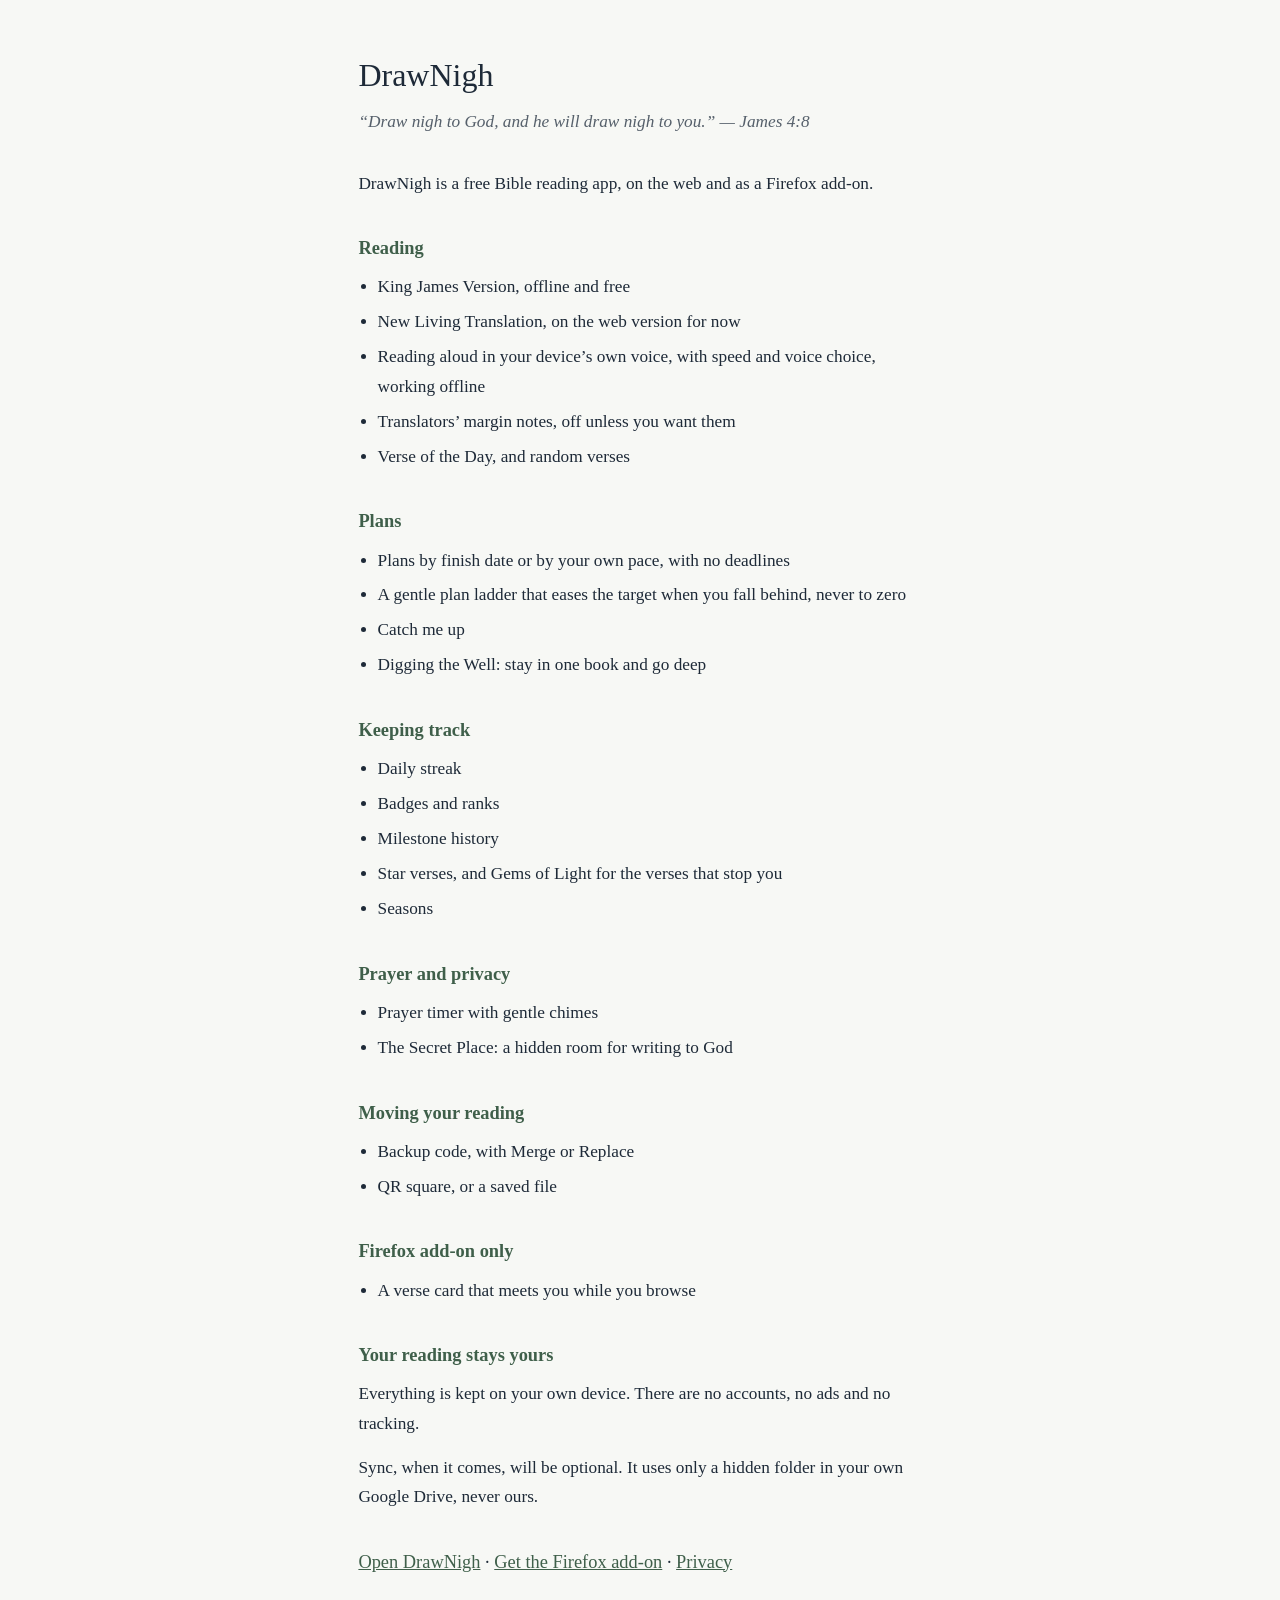
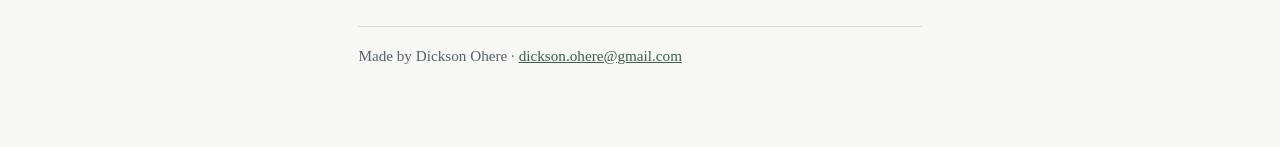
<file: about.html>
<!DOCTYPE html>
<html lang="en">
<head>
<meta charset="utf-8">
<meta name="viewport" content="width=device-width, initial-scale=1">
<title>About DrawNigh</title>
<meta name="description" content="DrawNigh is a free Bible reading app, on the web and as a Firefox add-on.">
<style>
  :root {
    --paper: #f7f8f5;
    --ink: #1e2a38;
    --soft: #56606b;
    --line: #d7dcd4;
    --mark: #3f5f4a;
  }
  @media (prefers-color-scheme: dark) {
    :root {
      --paper: #16191d;
      --ink: #e6e8e3;
      --soft: #a3aaa2;
      --line: #2e343a;
      --mark: #9cc0a4;
    }
  }
  * { box-sizing: border-box; }
  body {
    margin: 0;
    background: var(--paper);
    color: var(--ink);
    font-family: Georgia, "Times New Roman", serif;
    font-size: 1.08rem;
    line-height: 1.7;
  }
  main {
    max-width: 38rem;
    margin: 0 auto;
    padding: 3rem 1.4rem 4rem;
  }
  h1 {
    font-size: 2rem;
    font-weight: normal;
    margin: 0 0 0.3rem;
  }
  .date { color: var(--soft); margin: 0 0 2.2rem; font-style: italic; }
  h2 {
    font-size: 1.15rem;
    margin: 2.2rem 0 0.5rem;
    color: var(--mark);
  }
  p { margin: 0 0 0.9rem; }
  .short {
    border-left: 3px solid var(--mark);
    padding: 0.2rem 0 0.2rem 1rem;
    font-size: 1.2rem;
  }
  a { color: var(--mark); }
  a:focus-visible { outline: 2px solid var(--mark); outline-offset: 2px; }
  ul { margin: 0 0 0.9rem; padding-left: 1.2rem; }
  li { margin: 0 0 0.35rem; }
  .verse { font-style: italic; color: var(--soft); margin: 0 0 2rem; }
  .links { margin-top: 2.2rem; font-size: 1.15rem; }
  footer {
    margin-top: 3rem;
    padding-top: 1rem;
    border-top: 1px solid var(--line);
    color: var(--soft);
    font-size: 0.95rem;
  }
</style>
</head>
<body>
<main>
  <h1>DrawNigh</h1>
  <p class="verse">“Draw nigh to God, and he will draw nigh to you.” — James 4:8</p>

  <p>DrawNigh is a free Bible reading app, on the web and as a Firefox add-on.</p>

  <h2>Reading</h2>
  <ul>
    <li>King James Version, offline and free</li>
    <li>New Living Translation, on the web version for now</li>
    <li>Reading aloud in your device’s own voice, with speed and voice choice, working offline</li>
    <li>Translators’ margin notes, off unless you want them</li>
    <li>Verse of the Day, and random verses</li>
  </ul>

  <h2>Plans</h2>
  <ul>
    <li>Plans by finish date or by your own pace, with no deadlines</li>
    <li>A gentle plan ladder that eases the target when you fall behind, never to zero</li>
    <li>Catch me up</li>
    <li>Digging the Well: stay in one book and go deep</li>
  </ul>

  <h2>Keeping track</h2>
  <ul>
    <li>Daily streak</li>
    <li>Badges and ranks</li>
    <li>Milestone history</li>
    <li>Star verses, and Gems of Light for the verses that stop you</li>
    <li>Seasons</li>
  </ul>

  <h2>Prayer and privacy</h2>
  <ul>
    <li>Prayer timer with gentle chimes</li>
    <li>The Secret Place: a hidden room for writing to God</li>
  </ul>

  <h2>Moving your reading</h2>
  <ul>
    <li>Backup code, with Merge or Replace</li>
    <li>QR square, or a saved file</li>
  </ul>

  <h2>Firefox add-on only</h2>
  <ul>
    <li>A verse card that meets you while you browse</li>
  </ul>

  <h2>Your reading stays yours</h2>
  <p>Everything is kept on your own device. There are no accounts, no ads and no tracking.</p>
  <p>Sync, when it comes, will be optional. It uses only a hidden folder in your own Google Drive, never ours.</p>

  <p class="links"><a href="./">Open DrawNigh</a> · <a href="https://addons.mozilla.org/firefox/addon/drawnigh/">Get the Firefox add-on</a> · <a href="privacy.html">Privacy</a></p>

  <footer>
    <p>Made by Dickson Ohere · <a href="mailto:dickson.ohere@gmail.com">dickson.ohere@gmail.com</a></p>
  </footer>
</main>
</body>
</html>
</file>
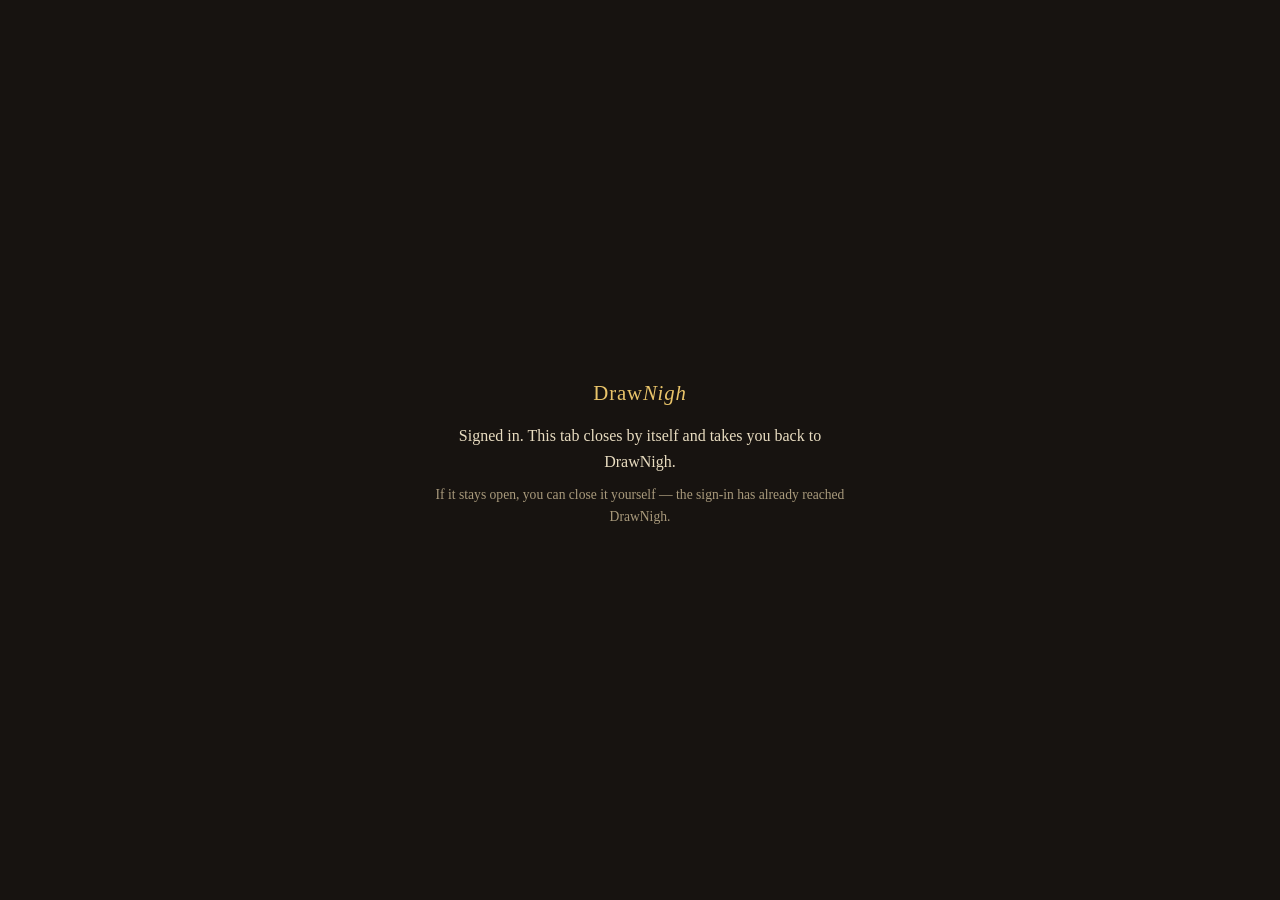
<file: handback.html>
<!DOCTYPE html>
<!-- DrawNigh — the sign-in hand-back page (v1.1.5, Decision 247).
     Google sends a DrawNigh ADD-ON reader here after signing in. The add-on's
     own content script reads the sign-in from this page's address, hands it to
     the add-on, and closes this tab. This page itself runs no script and sends
     nothing anywhere. The website version of DrawNigh never comes here: it
     receives its sign-in at its own address. -->
<html lang="en">
<head>
<meta charset="utf-8">
<meta name="viewport" content="width=device-width, initial-scale=1">
<meta name="robots" content="noindex">
<title>DrawNigh — signed in</title>
<style>
  body { margin: 0; min-height: 100vh; display: flex; align-items: center; justify-content: center;
         background: #171310; color: #e8dcc0; font-family: Georgia, 'Times New Roman', serif; }
  .card { max-width: 420px; padding: 28px 24px; text-align: center; line-height: 1.6; }
  h1 { font-size: 1.3rem; color: #e9c46a; font-weight: normal; letter-spacing: .04em; }
  p { margin: 10px 0; }
  .small { font-size: .85rem; color: #a99a7c; }
</style>
</head>
<body>
  <div class="card">
    <h1>Draw<i>Nigh</i></h1>
    <p>Signed in. This tab closes by itself and takes you back to DrawNigh.</p>
    <p class="small">If it stays open, you can close it yourself — the sign-in has already reached DrawNigh.</p>
  </div>
</body>
</html>
</file>
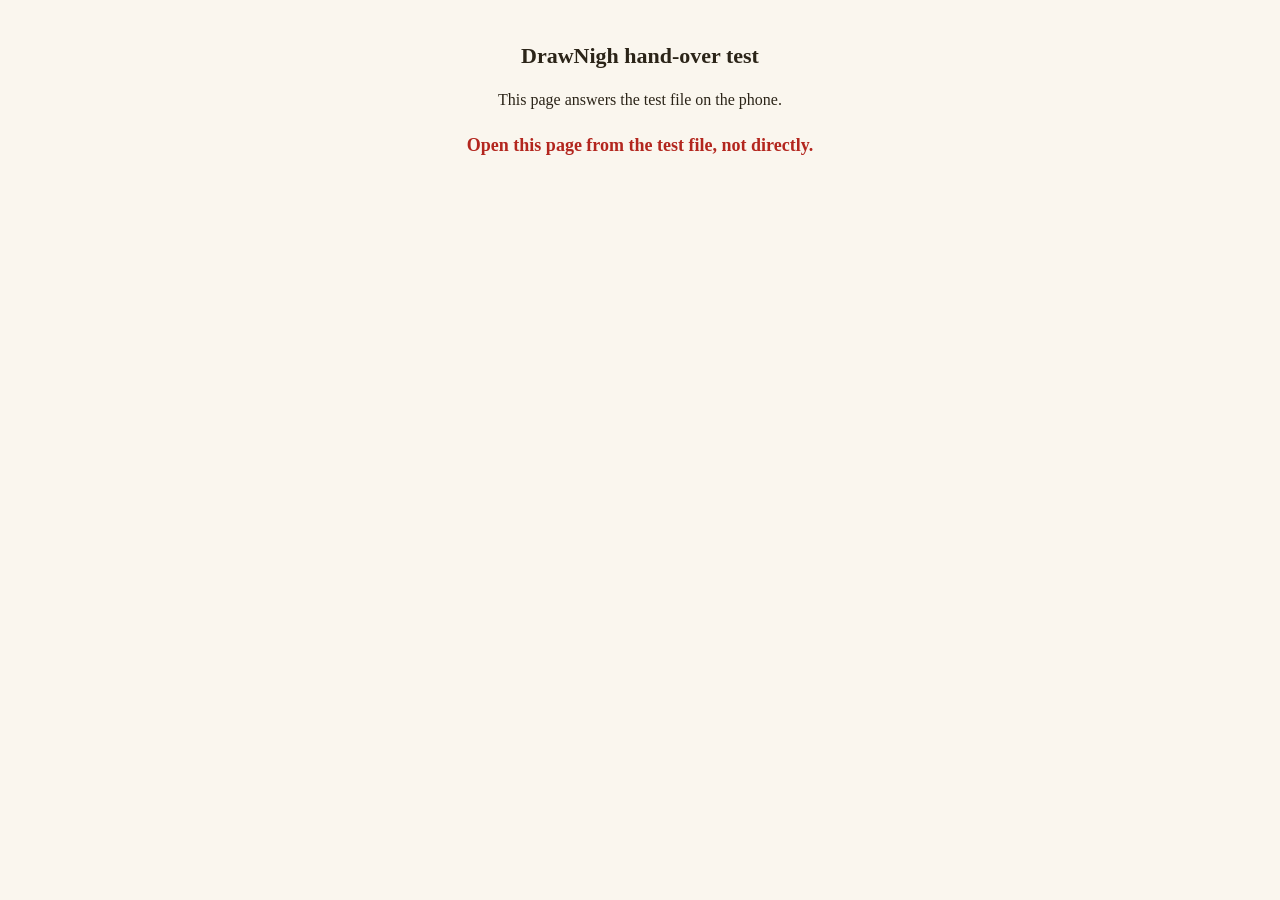
<file: handover-test.html>
<!DOCTYPE html>
<html lang="en">
<head>
<meta charset="utf-8">
<meta name="viewport" content="width=device-width, initial-scale=1">
<meta name="robots" content="noindex">
<title>DrawNigh hand-over test</title>
<style>
  body { font-family: Georgia, serif; background: #faf6ee; color: #2b2418; margin: 0; padding: 24px 16px; text-align: center; line-height: 1.5; }
  h1 { font-size: 22px; }
  #msg { font-size: 18px; font-weight: bold; margin-top: 20px; color: #8a6d3b; }
  .ok { color: #1d7a33 !important; }
  .bad { color: #b3261e !important; }
</style>
</head>
<body>
<h1>DrawNigh hand-over test</h1>
<p>This page answers the test file on the phone.</p>
<p id="msg">Waiting for the test file…</p>

<script>
var KEY = 'dnHandoverSite';
var done = false;
var tries = 0;
var msg = document.getElementById('msg');

function show(text, cls) {
  msg.textContent = text;
  msg.className = cls || '';
}

if (!window.opener) {
  show('Open this page from the test file, not directly.', 'bad');
} else {
  var ping = setInterval(function () {
    if (done || tries > 120) {
      clearInterval(ping);
      if (!done) { show('No answer from the test file.', 'bad'); }
      return;
    }
    tries++;
    try { window.opener.postMessage({ type: 'dn-ready' }, '*'); } catch (e) {}
  }, 500);
}

window.addEventListener('message', function (ev) {
  var d = ev.data;
  if (done || !d || typeof d !== 'object' || d.type !== 'dn-give') { return; }
  if (ev.origin !== 'null' && ev.origin.indexOf('file:') !== 0) { return; }
  var kept = {};
  try { kept = JSON.parse(localStorage.getItem(KEY)) || {}; } catch (e) { kept = {}; }
  kept.count = (kept.count || 0) + 1;
  kept.lastOpens = d.opens;
  try { localStorage.setItem(KEY, JSON.stringify(kept)); } catch (e) {}
  done = true;
  ev.source.postMessage({ type: 'dn-back', token: d.token, saw: String(d.opens), siteCount: kept.count }, '*');
  show('Done. Go back to the test file tab.', 'ok');
});
</script>
</body>
</html>
</file>
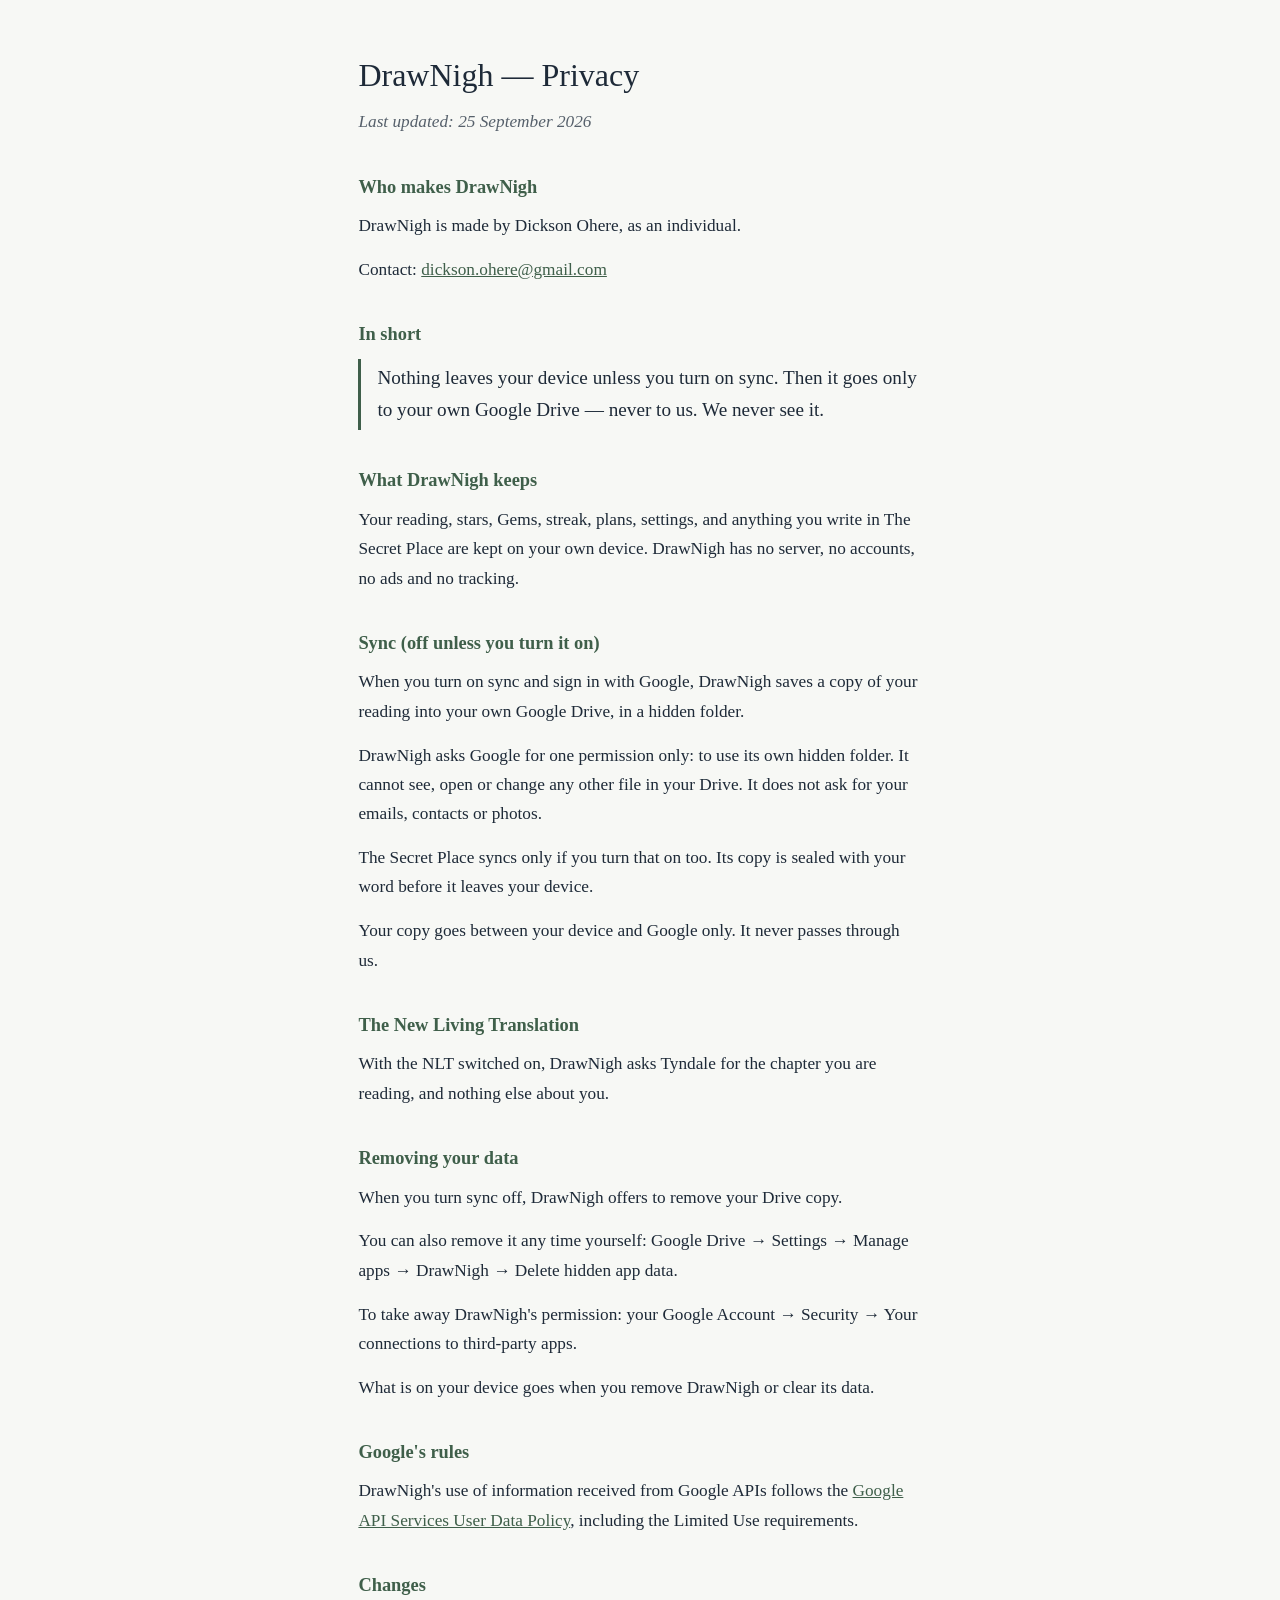
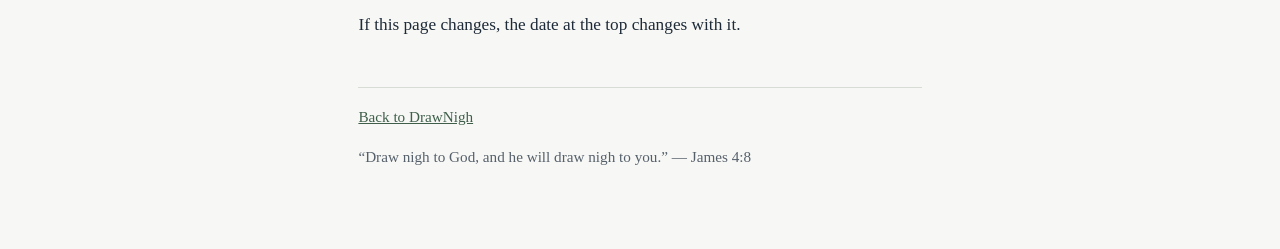
<file: privacy.html>
<!DOCTYPE html>
<html lang="en">
<head>
<meta charset="utf-8">
<meta name="viewport" content="width=device-width, initial-scale=1">
<title>DrawNigh — Privacy</title>
<style>
  :root {
    --paper: #f7f8f5;
    --ink: #1e2a38;
    --soft: #56606b;
    --line: #d7dcd4;
    --mark: #3f5f4a;
  }
  @media (prefers-color-scheme: dark) {
    :root {
      --paper: #16191d;
      --ink: #e6e8e3;
      --soft: #a3aaa2;
      --line: #2e343a;
      --mark: #9cc0a4;
    }
  }
  * { box-sizing: border-box; }
  body {
    margin: 0;
    background: var(--paper);
    color: var(--ink);
    font-family: Georgia, "Times New Roman", serif;
    font-size: 1.08rem;
    line-height: 1.7;
  }
  main {
    max-width: 38rem;
    margin: 0 auto;
    padding: 3rem 1.4rem 4rem;
  }
  h1 {
    font-size: 2rem;
    font-weight: normal;
    margin: 0 0 0.3rem;
  }
  .date { color: var(--soft); margin: 0 0 2.2rem; font-style: italic; }
  h2 {
    font-size: 1.15rem;
    margin: 2.2rem 0 0.5rem;
    color: var(--mark);
  }
  p { margin: 0 0 0.9rem; }
  .short {
    border-left: 3px solid var(--mark);
    padding: 0.2rem 0 0.2rem 1rem;
    font-size: 1.2rem;
  }
  a { color: var(--mark); }
  a:focus-visible { outline: 2px solid var(--mark); outline-offset: 2px; }
  footer {
    margin-top: 3rem;
    padding-top: 1rem;
    border-top: 1px solid var(--line);
    color: var(--soft);
    font-size: 0.95rem;
  }
</style>
</head>
<body>
<main>
  <h1>DrawNigh — Privacy</h1>
  <p class="date">Last updated: 25 September 2026</p>

  <h2>Who makes DrawNigh</h2>
  <p>DrawNigh is made by Dickson Ohere, as an individual.</p>
  <p>Contact: <a href="mailto:dickson.ohere@gmail.com">dickson.ohere@gmail.com</a></p>

  <h2>In short</h2>
  <p class="short">Nothing leaves your device unless you turn on sync. Then it goes only to your own Google Drive — never to us. We never see it.</p>

  <h2>What DrawNigh keeps</h2>
  <p>Your reading, stars, Gems, streak, plans, settings, and anything you write in The Secret Place are kept on your own device. DrawNigh has no server, no accounts, no ads and no tracking.</p>

  <h2>Sync (off unless you turn it on)</h2>
  <p>When you turn on sync and sign in with Google, DrawNigh saves a copy of your reading into your own Google Drive, in a hidden folder.</p>
  <p>DrawNigh asks Google for one permission only: to use its own hidden folder. It cannot see, open or change any other file in your Drive. It does not ask for your emails, contacts or photos.</p>
  <p>The Secret Place syncs only if you turn that on too. Its copy is sealed with your word before it leaves your device.</p>
  <p>Your copy goes between your device and Google only. It never passes through us.</p>

  <h2>The New Living Translation</h2>
  <p>With the NLT switched on, DrawNigh asks Tyndale for the chapter you are reading, and nothing else about you.</p>

  <h2>Removing your data</h2>
  <p>When you turn sync off, DrawNigh offers to remove your Drive copy.</p>
  <p>You can also remove it any time yourself: Google Drive → Settings → Manage apps → DrawNigh → Delete hidden app data.</p>
  <p>To take away DrawNigh's permission: your Google Account → Security → Your connections to third-party apps.</p>
  <p>What is on your device goes when you remove DrawNigh or clear its data.</p>

  <h2>Google's rules</h2>
  <p>DrawNigh's use of information received from Google APIs follows the <a href="https://developers.google.com/terms/api-services-user-data-policy">Google API Services User Data Policy</a>, including the Limited Use requirements.</p>

  <h2>Changes</h2>
  <p>If this page changes, the date at the top changes with it.</p>

  <footer>
    <p><a href="./">Back to DrawNigh</a></p>
    <p>“Draw nigh to God, and he will draw nigh to you.” — James 4:8</p>
  </footer>
</main>
</body>
</html>
</file>
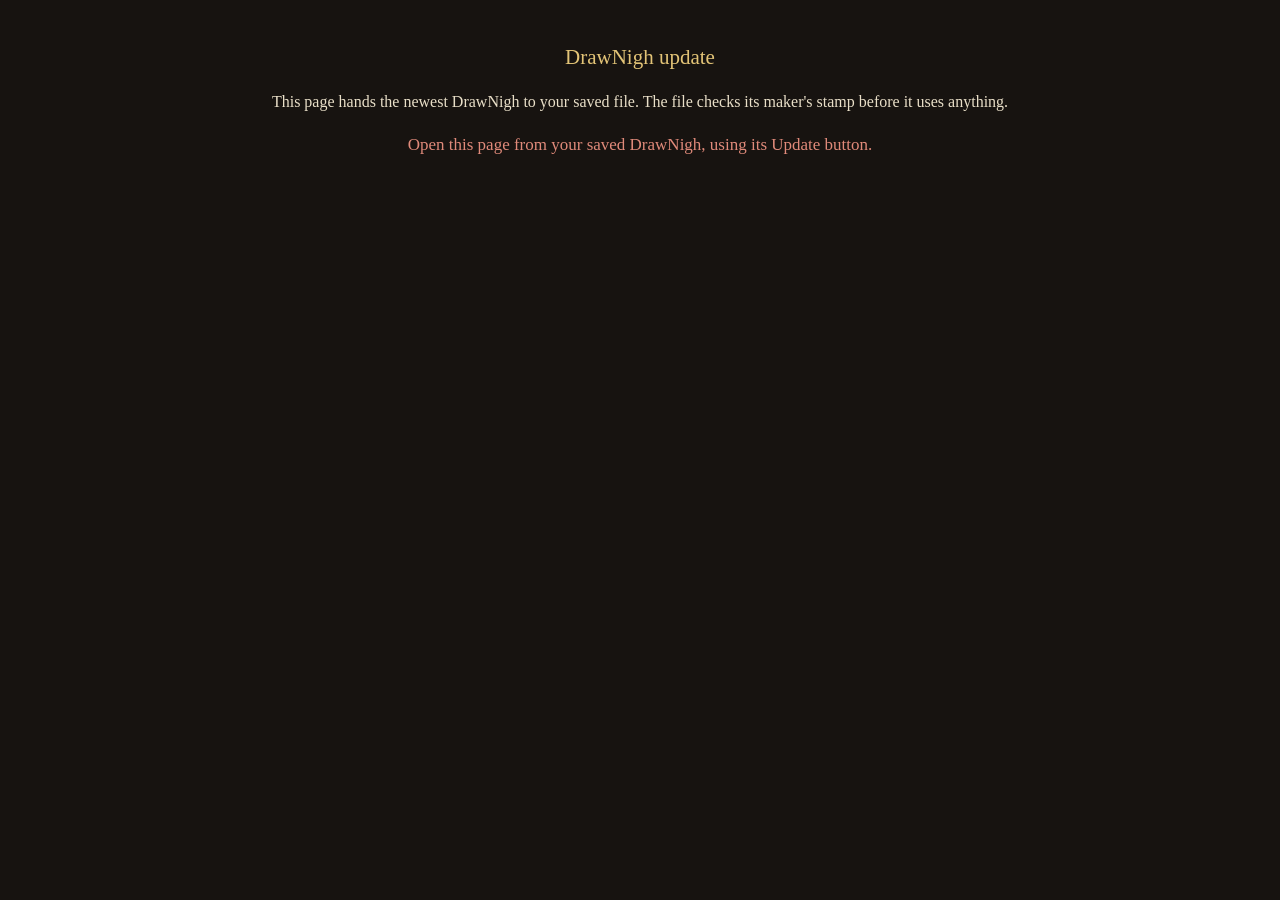
<file: saved-update.html>
<!DOCTYPE html>
<html lang="en">
<head>
<meta charset="utf-8">
<meta name="viewport" content="width=device-width, initial-scale=1">
<meta name="robots" content="noindex">
<title>DrawNigh update</title>
<style>
  body { font-family: Georgia, serif; background: #171310; color: #e9dfc8; margin: 0; padding: 28px 18px; text-align: center; line-height: 1.5; }
  h1 { font-size: 21px; color: #e3c477; font-weight: normal; }
  #msg { font-size: 17px; margin-top: 18px; color: #c8a24a; }
  .ok { color: #9fd29a !important; } .bad { color: #e08a7a !important; }
</style>
</head>
<body>
<h1>DrawNigh update</h1>
<p>This page hands the newest DrawNigh to your saved file. The file checks its maker's stamp before it uses anything.</p>
<p id="msg">Getting the update…</p>
<script>
/* Decision 271 / 332 — the website half of the update hand-over. It sends the
   stamped update (saved/update.json) to the saved file that opened this tab.
   The stamp, not this page, is what the file trusts. */
(function () {
  var msg = document.getElementById('msg');
  function show(t, c) { msg.textContent = t; msg.className = c || ''; }
  if (!window.opener) { show('Open this page from your saved DrawNigh, using its Update button.', 'bad'); return; }
  var got = false;
  window.addEventListener('message', function (ev) {
    if (ev.data && ev.data.type === 'dn-saved-got') { got = true; show('Done. Go back to your DrawNigh tab.', 'ok'); }
  });
  fetch('saved/update.json', { cache: 'no-store' })
    .then(function (r) { return r.ok ? r.json() : null; })
    .catch(function () { return null; })
    .then(function (pkg) {
      var tries = 0;
      var t = setInterval(function () {
        if (got || ++tries > 120) {
          clearInterval(t);
          if (!got) show('Your DrawNigh tab did not answer. Go back to it and tap Update again.', 'bad');
          return;
        }
        try { window.opener.postMessage({ type: 'dn-saved-update', pkg: pkg }, '*'); } catch (e) {}
      }, 500);
    });
})();
</script>
</body>
</html>
</file>
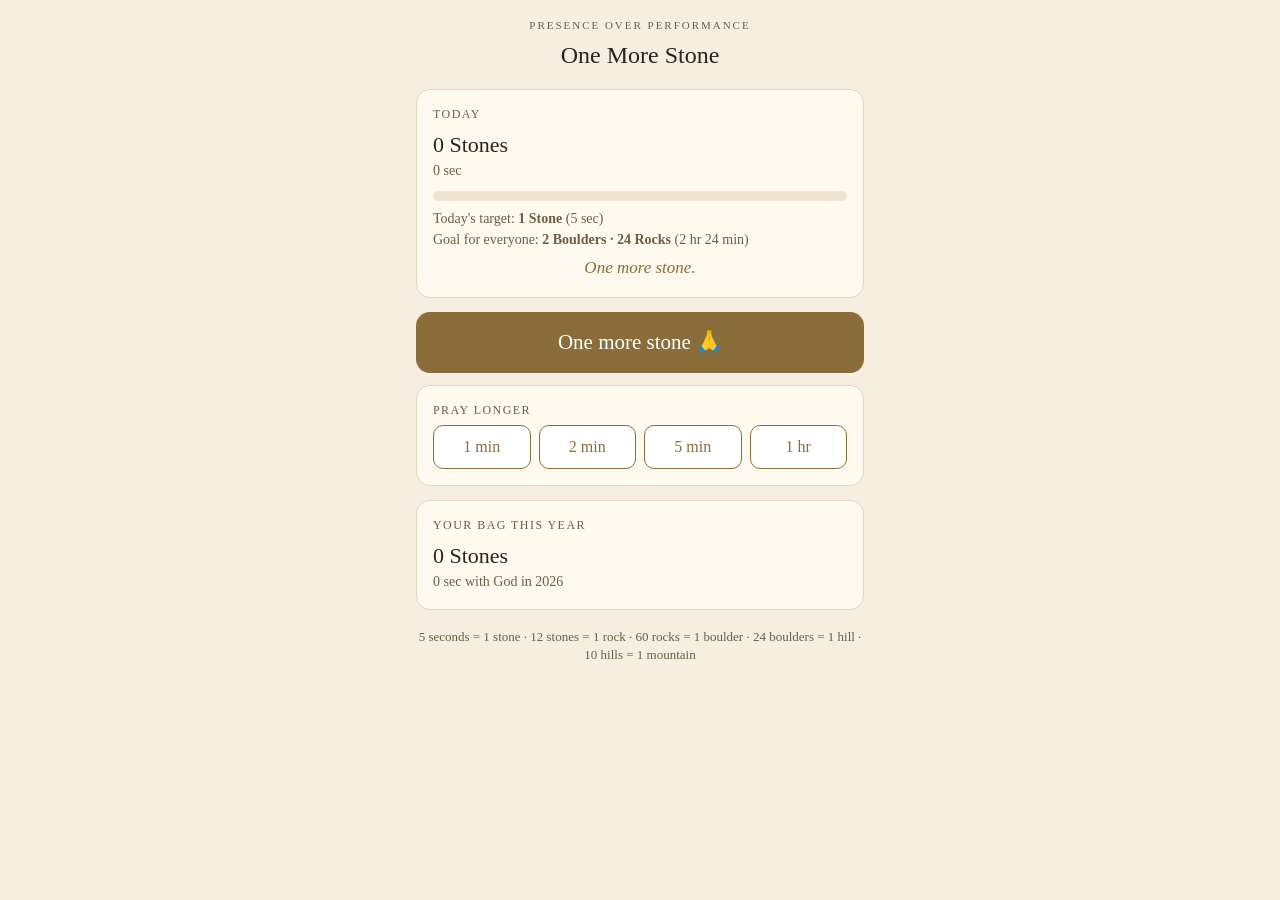
<file: stone.html>
<!DOCTYPE html>
<html lang="en">
<head>
<meta charset="utf-8">
<meta name="viewport" content="width=device-width, initial-scale=1, viewport-fit=cover">
<meta name="robots" content="noindex">
<meta name="theme-color" content="#f6efe1">
<title>One More Stone</title>
<style>
  :root {
    --bg: #f6efe1; --card: #fffaf0; --ink: #2b2418; --soft: #6b5d45;
    --line: #e2d6bd; --gold: #8a6d3b; --gold2: #b08d4f; --ok: #2f7a3e;
  }
  * { box-sizing: border-box; }
  html, body { margin: 0; background: var(--bg); color: var(--ink); }
  body { font-family: Georgia, "Times New Roman", serif; line-height: 1.45; padding: 18px 16px 40px; max-width: 480px; margin: 0 auto; }
  .motto { text-align: center; font-size: 11px; letter-spacing: .18em; color: var(--soft); margin-bottom: 4px; }
  h1 { text-align: center; font-size: 24px; margin: 0 0 16px; font-weight: normal; }
  .card { background: var(--card); border: 1px solid var(--line); border-radius: 14px; padding: 16px; margin-bottom: 14px; }
  .label { font-size: 12px; letter-spacing: .12em; color: var(--soft); text-transform: uppercase; margin-bottom: 6px; }
  .big { font-size: 22px; }
  .small { font-size: 14px; color: var(--soft); }
  .bar { height: 10px; background: #efe5d0; border-radius: 6px; overflow: hidden; margin: 10px 0 8px; }
  .bar > div { height: 100%; width: 0; background: linear-gradient(90deg, var(--gold2), var(--gold)); transition: width .4s; }
  .nudge { text-align: center; font-style: italic; color: var(--gold); margin-top: 6px; font-size: 17px; }
  .nudge.kept { color: var(--ok); font-style: normal; }
  .stone-btn { display: block; width: 100%; font-family: inherit; font-size: 21px; padding: 18px 12px; border-radius: 14px; border: none; background: var(--gold); color: #fff; margin: 4px 0 12px; }
  .stone-btn:active { background: #74592e; }
  .row { display: flex; gap: 8px; }
  .row button { flex: 1; font-family: inherit; font-size: 16px; padding: 12px 6px; border-radius: 10px; border: 1px solid var(--gold); background: #fff; color: var(--gold); }
  .row button:active { background: #f1e7d3; }
  .years div { display: flex; justify-content: space-between; font-size: 14px; padding: 4px 0; border-bottom: 1px dashed var(--line); }
  .foot { text-align: center; font-size: 13px; color: var(--soft); margin-top: 18px; }

  #veil { position: fixed; inset: 0; background: rgba(20,16,10,.94); color: #f6efe1; display: none; flex-direction: column; align-items: center; justify-content: center; text-align: center; padding: 24px; z-index: 10; }
  #veil.on { display: flex; }
  #veil .pray { font-size: 15px; letter-spacing: .2em; opacity: .75; }
  #veil .count { font-size: 64px; margin: 10px 0 6px; font-variant-numeric: tabular-nums; }
  #veil .verse { font-style: italic; opacity: .8; max-width: 320px; font-size: 15px; }
  #veil button { margin-top: 30px; font-family: inherit; font-size: 15px; background: transparent; color: #f6efe1; border: 1px solid rgba(246,239,225,.5); border-radius: 999px; padding: 10px 22px; }
</style>
</head>
<body>

<div class="motto">PRESENCE OVER PERFORMANCE</div>
<h1>One More Stone</h1>

<div class="card">
  <div class="label">Today</div>
  <div class="big" id="todayStones">0 Stones</div>
  <div class="small" id="todayTime">0 seconds</div>
  <div class="bar"><div id="fill"></div></div>
  <div class="small">Today's target: <b id="target">1 Stone</b> <span id="targetTime"></span></div>
  <div class="small">Goal for everyone: <b>2 Boulders · 24 Rocks</b> (2 hr 24 min)</div>
  <div class="nudge" id="nudge">One more stone.</div>
</div>

<button class="stone-btn" id="oneMore">One more stone 🙏</button>

<div class="card">
  <div class="label">Pray longer</div>
  <div class="row">
    <button data-mins="1">1 min</button>
    <button data-mins="2">2 min</button>
    <button data-mins="5">5 min</button>
    <button data-mins="60">1 hr</button>
  </div>
</div>

<div class="card">
  <div class="label">Your bag this year</div>
  <div class="big" id="bag">0 Stones</div>
  <div class="small" id="bagTime"></div>
  <div class="years" id="years"></div>
</div>

<div class="foot">5 seconds = 1 stone · 12 stones = 1 rock · 60 rocks = 1 boulder · 24 boulders = 1 hill · 10 hills = 1 mountain</div>

<div id="veil">
  <div class="pray">PRAY</div>
  <div class="count" id="count">5</div>
  <div class="verse">“Draw nigh to God, and he will draw nigh to you.” James 4:8</div>
  <button id="stop">✕ Stop</button>
</div>

<script>
(function () {
  var KEY = 'dnOneMoreStone';
  var FULL = 8640;
  var s;

  function load() {
    try { s = JSON.parse(localStorage.getItem(KEY)); } catch (e) { s = null; }
    if (!s) { s = { target: 5, days: {}, years: {}, lastDay: '' }; }
  }
  function save() { try { localStorage.setItem(KEY, JSON.stringify(s)); } catch (e) {} }

  function pad(n) { return (n < 10 ? '0' : '') + n; }
  function dayKey(d) { return d.getFullYear() + '-' + pad(d.getMonth() + 1) + '-' + pad(d.getDate()); }

  function rollover() {
    var today = dayKey(new Date());
    if (s.lastDay && s.lastDay !== today) {
      var prev = s.days[s.lastDay] || 0;
      if (prev >= s.target) { s.target = Math.min(FULL, s.target + 5); }
    }
    s.lastDay = today;
  }

  function merged(secs) {
    var st = Math.floor(secs / 5);
    if (st === 0) { return '0 Stones'; }
    var parts = [];
    var mountains = Math.floor(st / 172800); st -= mountains * 172800;
    var hills = Math.floor(st / 17280); st -= hills * 17280;
    var boulders = Math.floor(st / 720); st -= boulders * 720;
    var rocks = Math.floor(st / 12); st -= rocks * 12;
    function add(n, one, many) { if (n) { parts.push(n + ' ' + (n === 1 ? one : many)); } }
    add(mountains, 'Mountain', 'Mountains');
    add(hills, 'Hill', 'Hills');
    add(boulders, 'Boulder', 'Boulders');
    add(rocks, 'Rock', 'Rocks');
    add(st, 'Stone', 'Stones');
    return parts.join(' · ');
  }
  function timeText(secs) {
    var h = Math.floor(secs / 3600), m = Math.floor(secs % 3600 / 60), x = secs % 60;
    var out = [];
    if (h) { out.push(h + ' hr'); }
    if (m) { out.push(m + ' min'); }
    if (x || !out.length) { out.push(x + ' sec'); }
    return out.join(' ');
  }

  function credit(secs) {
    if (secs <= 0) { return; }
    rollover();
    var today = s.lastDay;
    var year = today.slice(0, 4);
    s.days[today] = (s.days[today] || 0) + secs;
    s.years[year] = (s.years[year] || 0) + secs;
    save();
    paint();
  }

  function paint() {
    rollover();
    var today = s.days[s.lastDay] || 0;
    var year = s.lastDay.slice(0, 4);
    document.getElementById('todayStones').textContent = merged(today);
    document.getElementById('todayTime').textContent = timeText(today);
    document.getElementById('target').textContent = merged(s.target);
    document.getElementById('targetTime').textContent = '(' + timeText(s.target) + ')';
    document.getElementById('fill').style.width = Math.min(100, today / s.target * 100) + '%';
    var n = document.getElementById('nudge');
    if (today < s.target) {
      n.textContent = 'One more stone.';
      n.className = 'nudge';
    } else if (today > FULL) {
      n.textContent = 'Tithe kept ✓ · Freewill offering: ' + timeText(today - FULL);
      n.className = 'nudge kept';
    } else {
      n.textContent = 'Tithe kept ✓';
      n.className = 'nudge kept';
    }
    var ys = s.years[year] || 0;
    document.getElementById('bag').textContent = merged(ys);
    document.getElementById('bagTime').textContent = timeText(ys) + ' with God in ' + year;
    var list = document.getElementById('years');
    list.innerHTML = '';
    Object.keys(s.years).sort().reverse().forEach(function (y) {
      if (y === year) { return; }
      var row = document.createElement('div');
      row.innerHTML = '<span>' + y + '</span><span>' + merged(s.years[y]) + '</span>';
      list.appendChild(row);
    });
    save();
  }

  // Soft chime
  var ac = null;
  function prime() {
    try {
      if (!ac) { ac = new (window.AudioContext || window.webkitAudioContext)(); }
      if (ac.state === 'suspended') { ac.resume(); }
    } catch (e) {}
  }
  function tone(freq, at) {
    var o = ac.createOscillator(), g = ac.createGain();
    o.type = 'sine'; o.frequency.value = freq;
    g.gain.setValueAtTime(0.0001, at);
    g.gain.exponentialRampToValueAtTime(0.18, at + 0.02);
    g.gain.exponentialRampToValueAtTime(0.0001, at + 1.1);
    o.connect(g); g.connect(ac.destination);
    o.start(at); o.stop(at + 1.2);
  }
  function chime() {
    if (!ac) { return; }
    try { var t = ac.currentTime; tone(880, t); tone(1318.5, t + 0.22); } catch (e) {}
  }

  // Prayer timer — counts real time only, never more than chosen
  var running = null, tick = null, lock = null;
  function startPrayer(secs) {
    if (running) { return; }
    prime();
    running = { start: Date.now(), dur: secs };
    document.getElementById('veil').className = 'on';
    try { if (navigator.wakeLock) { navigator.wakeLock.request('screen').then(function (l) { lock = l; }, function () {}); } } catch (e) {}
    show();
    tick = setInterval(show, 250);
  }
  function show() {
    var left = running.dur - (Date.now() - running.start) / 1000;
    if (left <= 0) { finish(true); return; }
    var c = Math.ceil(left);
    document.getElementById('count').textContent = c >= 60 ? Math.floor(c / 60) + ':' + pad(c % 60) : String(c);
  }
  function finish(done) {
    if (!running) { return; }
    clearInterval(tick);
    var given = done ? running.dur : Math.min(running.dur, Math.floor((Date.now() - running.start) / 1000));
    running = null;
    document.getElementById('veil').className = '';
    try { if (lock) { lock.release(); lock = null; } } catch (e) {}
    if (done) { chime(); }
    credit(given);
  }

  document.getElementById('oneMore').onclick = function () { startPrayer(5); };
  var btns = document.querySelectorAll('[data-mins]');
  for (var i = 0; i < btns.length; i++) {
    btns[i].onclick = function () { startPrayer(parseInt(this.getAttribute('data-mins'), 10) * 60); };
  }
  document.getElementById('stop').onclick = function () { finish(false); };

  load();
  paint();
  setInterval(function () { if (!running) { paint(); } }, 30000);
})();
</script>
</body>
</html>
</file>
<file: app.css>
/* DrawNigh — illuminated manuscript: ink, parchment, gold */
:root {
  --ink: #171310;
  --ink-raised: #211b16;
  --ink-line: #352c22;
  --parchment: #e9dfc8;
  --parchment-dim: #b3a689;
  --gold: #c8a24a;
  --gold-bright: #e3c477;
  --ember: #d4703d;
  --serif: "Iowan Old Style", "Palatino Linotype", Palatino, Georgia, "Times New Roman", serif;
}
* { box-sizing: border-box; margin: 0; padding: 0; -webkit-tap-highlight-color: transparent; }
html, body { height: 100%; }
body {
  background: var(--ink);
  color: var(--parchment);
  font-family: var(--serif);
  font-size: 17px;
  line-height: 1.55;
  overflow: hidden;
}
button { font-family: inherit; color: inherit; background: none; border: none; cursor: pointer; }
input, select { font-family: inherit; font-size: 1rem; }
::selection { background: rgba(200,162,74,.35); }

#app { display: flex; flex-direction: column; height: 100%; height: 100dvh; }

/* ---------- Header ---------- */
/* WEB BUILD — the call-banner buffer, carried from the v1.0.9 web build.
   Found by his sister, live: she could not tap the ⋮ button because her
   phone's ongoing-call banner was drawn on top of it. Inside a browser tab a
   call banner pushes the page down; for a Home-Screen web app it draws over
   the page without resizing anything, and env(safe-area-inset-top) does not
   move — there is no CSS signal to react to, so this is a fixed guess at the
   banner's height. 44px was not enough; a long WhatsApp call's banner is
   taller. 84px was. The Quick access block in Settings is the other half of
   that fix, and the half that needs no guess.
   v1.1.5 — one stylesheet for both builds now: the buffer applies to the
   website only (index.html carries class="is-web"); the add-on keeps 14px. */
header {
  display: flex; align-items: baseline; justify-content: space-between;
  padding: 14px 18px 10px;
  border-bottom: 1px solid var(--ink-line);
}
.is-web header { padding-top: 84px; }

/* The long press must not raise the phone's text-selection menu, and the
   button shows that it has armed. (Both builds since v1.1.5.) */
#btnListen { -webkit-user-select: none; user-select: none; -webkit-touch-callout: none; }
#btnListen.arming { opacity: .55; }
.brand { font-size: 1.25rem; letter-spacing: .04em; color: var(--gold-bright); }
.brand .nigh { font-style: italic; }
.tagline { font-size: .72rem; color: var(--parchment-dim); letter-spacing: .06em; font-style: italic; }

/* ---------- Badges row ---------- */
.badges { display: flex; gap: 10px; padding: 10px 18px 0; flex-wrap: wrap; }
.badge {
  font-size: .85rem; padding: 5px 12px; border-radius: 999px;
  border: 1px solid var(--ink-line); background: var(--ink-raised);
  color: var(--parchment); display: inline-flex; align-items: center; gap: 6px;
}
.badge .bar {
  width: 74px; height: 5px; border-radius: 3px; background: var(--ink-line);
  overflow: hidden; display: inline-block;
}
.badge .bar > span { display: block; height: 100%; background: linear-gradient(90deg, var(--gold), var(--gold-bright)); border-radius: 3px; }

/* ---------- Screens ---------- */
main { flex: 1; overflow-y: auto; overscroll-behavior: contain; }
.screen { display: none; padding: 16px 18px 28px; }
.screen.active { display: block; }
h2 { font-size: 1.05rem; color: var(--gold); letter-spacing: .12em; text-transform: uppercase; font-weight: normal; margin: 14px 0 10px; }
h2:first-child { margin-top: 4px; }

/* ---------- Reader ---------- */
#screen-read { display: none; flex-direction: column; min-height: 100%; }
#screen-read.active { display: flex; }
.mode-pills { display: flex; flex-wrap: wrap; gap: 8px; margin-bottom: 6px; }
.chip-catchup {
  margin-left: auto;
  padding: 6px 14px; border-radius: 999px; font-size: .85rem;
  border: 1px dashed var(--gold); color: var(--gold-bright);
  background: rgba(200,162,74,.06);
}
.chip-catchup:hover { background: rgba(200,162,74,.14); }
.pill {
  padding: 6px 14px; border-radius: 999px; font-size: .85rem;
  border: 1px solid var(--ink-line); color: var(--parchment-dim);
}
.pill.on { border-color: var(--gold); color: var(--gold-bright); background: rgba(200,162,74,.08); }
/* v1.0.7: back on the main reading screen (it briefly lived inside the ⋮
   menu in v1.0.4–1.0.6). Hidden unless Book mode is on, same as before. */
#bookPicker { margin: 4px 0 2px; display: none; gap: 8px; }
#bookPicker.show { display: flex; }
#bookPicker select { min-width: 0; }
#bookSelect { flex: 2.4; }
#chapSelect, #verseSelect { flex: 1; }
/* v13.1: Catch up now names a verse, not just a chapter. Same three-across
   shape and proportions as the Read screen's jump row, so it reads familiar. */
.cu-row { display: flex; gap: 8px; }
.cu-row select { min-width: 0; }
#cuBook { flex: 2.4; }
#cuChapter, #cuVerse { flex: 1; }

#bookPicker select, .field select, .cu-row select, .field input {
  width: 100%; background: var(--ink-raised); color: var(--parchment);
  border: 1px solid var(--ink-line); border-radius: 8px; padding: 9px 10px;
}
.verse-stage {
  flex: 1; display: flex; flex-direction: column; justify-content: center;
  padding: 18px 2px; cursor: pointer; min-height: 40vh;
}
.verse-ref { color: var(--gold); font-size: .95rem; letter-spacing: .1em; margin-bottom: 14px; }
.verse-text { font-size: 1.55rem; line-height: 1.5; text-wrap: pretty; }
.verse-text .cap {
  float: left; font-size: 3.4em; line-height: .82; padding: .04em .09em 0 0;
  color: var(--gold-bright);
  text-shadow: 0 0 18px rgba(200,162,74,.35);
}
.verse-foot { margin-top: 16px; color: var(--parchment-dim); font-size: .8rem; font-style: italic; }
/* v1.0.3: the book line sits directly under the plan line, quieter than it. */
.verse-foot.book-foot { margin-top: 3px; opacity: .78; }

/* ---------- v1.0.4: ⋮ menu, prayer timer, badges ---------- */
.tagline-row { display: flex; align-items: baseline; gap: 8px; }
.dots-btn {
  position: relative; font-size: 1.15rem; line-height: 1; padding: 2px 4px;
  color: var(--parchment-dim); flex: none;
}
.dots-btn:hover { color: var(--gold-bright); }
/* The one signal the app ever gives that something is waiting. No banner, no
   toast, nothing over the verse — and it does NOT clear just from looking. */
.waiting-dot {
  position: absolute; top: 0; right: 0; width: 6px; height: 6px; border-radius: 50%;
  background: var(--gold-bright); box-shadow: 0 0 6px rgba(200,162,74,.9);
}
.menu-item .waiting-dot { position: static; display: inline-block; margin-left: 7px; vertical-align: middle; }

.ref-row { display: flex; justify-content: space-between; align-items: baseline; gap: 10px; margin-bottom: 14px; }
/* v1.1.4 (NLT): the reference may now read "1 Thessalonians 5:23 · KJV + NLT",
   which is long. It wraps rather than squeezing the buttons beside it. */
.ref-row .verse-ref { margin-bottom: 0; flex: 1 1 auto; min-width: 0; }

/* ---------- v1.1.4 (NLT) ---------- */
/* The flip. Dashed, like the Catch-up chip: something to tap, not a label. */
.flip-btn {
  font: inherit; font-size: .95rem; letter-spacing: .1em; color: var(--gold);
  border: 1px dashed transparent; border-radius: 6px; padding: 0 4px;
}
.flip-btn:hover { border-color: var(--gold); color: var(--gold-bright); }
/* Chosen, but not here yet — and never drawn as though it were. */
.flip-btn.waiting { color: var(--parchment-dim); font-style: italic; letter-spacing: .04em; }
.cmp-btn { min-width: auto; padding: 4px 9px; }
/* In Random mode the name still shows — it just does not move. */
.flip-btn[disabled] { border-color: transparent; cursor: default; opacity: .85; }
.cmp-btn.on { background: var(--gold); color: #1a1408; border-color: var(--gold); }
.verse-text.waiting-text { font-size: 1.05rem; color: var(--parchment-dim); font-style: italic; }
/* The second reading, quieter than the one the flip put on top. */
/* Two readings fill the stage on their own, so it stops holding itself open —
   otherwise the buttons underneath are pushed further down than they need be. */
.verse-stage.two-up { min-height: 0; padding-top: 6px; }
.verse-alt { margin-top: 18px; padding-top: 14px; border-top: 1px solid var(--ink-line); }
.verse-alt .alt-label {
  color: var(--gold); font-size: .72rem; letter-spacing: .12em;
  text-transform: uppercase; margin-bottom: 6px;
}
.verse-alt .alt-text { font-size: 1.12rem; line-height: 1.5; color: var(--parchment); text-wrap: pretty; }
/* The line that states what is true. Ember, so it is not read as Scripture. */
.nlt-line {
  margin-top: 14px; color: var(--ember); font-size: .82rem; font-style: italic;
  line-height: 1.5;
}
.nlt-tell { color: var(--gold-bright); font-style: normal; text-decoration: none; }
.nlt-tell-note { color: var(--parchment-dim); font-size: .76rem; font-style: normal; }
/* Decision 200: a small marker, and nothing more, beside a kept NLT verse. */
.nlt-mark {
  margin-left: 7px; padding: 1px 5px; border-radius: 4px; font-size: .62rem;
  letter-spacing: .1em; color: var(--ink); background: var(--gold);
  vertical-align: middle;
}
.pray-slot { flex: none; }
.pray-btn, .pray-stretch, .pray-cancel {
  font-size: .78rem; padding: 4px 9px; border-radius: 8px;
  border: 1px solid var(--ink-line); color: var(--parchment-dim);
}
.pray-btn:hover, .pray-stretch:hover, .pray-cancel:hover { color: var(--gold-bright); border-color: var(--gold); }
.pray-cancel { padding: 4px 8px; }
.pray-live { display: inline-flex; align-items: center; gap: 6px; }
/* v1.0.5: the countdown is itself the pause control — the biggest, easiest
   target in the row, and it says "Paused" in words rather than hinting. */
.pray-left {
  font-size: .85rem; color: var(--gold-bright); font-variant-numeric: tabular-nums;
  letter-spacing: .04em; padding: 4px 6px; border-radius: 8px; border: 1px solid transparent;
}
.pray-left:hover { border-color: var(--ink-line); }
.pray-left.paused { color: var(--parchment-dim); font-style: italic; letter-spacing: 0; }

/* Sheets slide up from the bottom — a thumb's distance on a phone. */
.sheet { position: fixed; inset: 0; background: rgba(0,0,0,.55); display: none; z-index: 60; }
.sheet.show { display: flex; align-items: flex-end; }
.sheet-panel {
  width: 100%; max-height: 82vh; overflow-y: auto; background: var(--ink-raised);
  border-top: 1px solid var(--gold); border-radius: 16px 16px 0 0;
  padding: 16px 16px calc(18px + env(safe-area-inset-bottom));
}
@media (min-width: 700px) { .sheet-panel { max-width: 720px; margin: 0 auto; border-radius: 16px; } }
/* v1.1.2, F13 — on a phone, docking to the bottom is the whole point (a
   thumb's distance from anywhere), so that stays exactly as it was. On a wide
   window a sheet squashed against the bottom edge read as disconnected from
   the reading screen above it. The ⋮ menu (.sheet-anchor) is its own separate
   case, already excluded, and is untouched by this rule. */
@media (min-width: 700px) {
  .sheet.show:not(.sheet-anchor) { align-items: center; }
}
/* v1.0.7: on a phone, every sheet slides up from the bottom — a thumb's
   distance from anywhere. On a wide desktop/laptop window that same bottom
   dock reads as disconnected from the small ⋮ button up in the corner, so
   the ⋮ menu specifically (not the fuller Badges sheet, which still wants
   room to breathe) drops instead from directly under the button it came
   from. header/main are themselves centered in a 720px column on wide
   screens (see the max-width rule below), so the button is NOT at the
   window's true right edge — top/right below are placeholders only;
   openMenu() in app.js measures the real button position and overrides
   them inline every time the menu opens. */
@media (min-width: 700px) {
  .sheet.sheet-anchor { background: transparent; }
  .sheet.sheet-anchor .sheet-panel {
    position: fixed; top: 54px; right: 18px;
    width: 300px; max-width: 300px; max-height: 70vh; margin: 0;
    border-radius: 12px; border: 1px solid var(--ink-line);
    box-shadow: 0 16px 40px rgba(0,0,0,.55);
  }
}
.menu-item {
  display: block; width: 100%; text-align: left; padding: 13px 4px; font-size: .98rem;
  color: var(--parchment); border-bottom: 1px solid var(--ink-line);
}
.menu-item.quiet { color: var(--parchment-dim); border-bottom: none; text-align: center; }

.badge-head { display: flex; justify-content: space-between; align-items: flex-start; gap: 12px; margin-bottom: 6px; }
/* v1.1.1, finding F3 — the inscription and Close stay put while the rest of the
   sheet scrolls under them. The panel is the scroll container, so the head
   sticks to its top; the negative margins pull it out to the panel's edges so
   nothing shows through beside it, and the padding puts back what they took. */
.sheet-head {
  position: sticky; top: 0; z-index: 3;
  background: var(--ink-raised);
  margin: -16px -16px 0; padding: 16px 16px 6px;
  border-bottom: 1px solid var(--ink-line);
}
.rank-name { font-size: 1.3rem; color: var(--gold-bright); }
.badge-block { padding: 14px 0; border-top: 1px solid var(--ink-line); }
.badge-title { font-size: 1.02rem; color: var(--gold); }
/* 66 tiles: filled or empty, nothing more — cheap to draw, read at a glance. */
.tile-grid { display: grid; grid-template-columns: repeat(11, 1fr); gap: 5px; margin-top: 10px; }
@media (max-width: 400px) { .tile-grid { grid-template-columns: repeat(8, 1fr); } }
.tile {
  aspect-ratio: 1; border-radius: 5px; border: 1px solid var(--ink-line);
  font-size: .55rem; color: var(--parchment-dim); overflow: hidden; padding: 0;
}
.tile.on { background: rgba(200,162,74,.22); border-color: var(--gold); color: var(--gold-bright); }
.tile.done { background: linear-gradient(180deg, var(--gold-bright), var(--gold)); color: var(--ink); border-color: var(--gold-bright); }
.detail-card { border: 1px solid var(--gold); border-radius: 12px; padding: 14px; margin-top: 14px; }
.detail-row { display: flex; justify-content: space-between; gap: 12px; margin-top: 8px; font-size: .88rem; }
.detail-row span:last-child { color: var(--gold-bright); text-align: right; }
.reader-controls { display: flex; align-items: center; gap: 10px; padding: 6px 0 10px; }
.nav-btn {
  flex: 1; padding: 13px 0; border-radius: 12px; font-size: 1.05rem;
  border: 1px solid var(--ink-line); background: var(--ink-raised); color: var(--parchment);
}
.nav-btn.next { border-color: var(--gold); color: var(--gold-bright); background: rgba(200,162,74,.1); }
.nav-btn.next .next-wait { opacity: .55; font-size: .85em; margin-left: 2px; }  /* 345 */
.nav-btn:disabled { opacity: .35; }
.heart-btn { font-size: 1.5rem; padding: 8px 12px; color: var(--parchment-dim); }
.heart-btn.on { color: var(--ember); }

/* ---------- Books grid ---------- */
.books-grid { display: grid; grid-template-columns: repeat(auto-fill, minmax(150px, 1fr)); gap: 8px; }
.book-card {
  text-align: left; padding: 10px 12px; border-radius: 10px;
  border: 1px solid var(--ink-line); background: var(--ink-raised);
}
.book-card b { display: block; font-weight: normal; color: var(--parchment); }
.book-card span { font-size: .75rem; color: var(--parchment-dim); }
.book-card.started span { color: var(--gold); }

/* ---------- Plans ---------- */
.plan-card {
  border: 1px solid var(--ink-line); border-radius: 12px; background: var(--ink-raised);
  padding: 12px 14px; margin-bottom: 10px;
}
.plan-card.featured { border-color: var(--gold); }
.plan-title { display: flex; justify-content: space-between; align-items: baseline; gap: 8px; }
.plan-title b { font-weight: normal; font-size: 1.05rem; }
.star { color: var(--gold-bright); font-size: .8rem; letter-spacing: .05em; }
.plan-meta { font-size: .8rem; color: var(--parchment-dim); margin: 3px 0 8px; }
.progress { height: 7px; background: var(--ink-line); border-radius: 4px; overflow: hidden; }
.progress > span { display: block; height: 100%; background: linear-gradient(90deg, var(--gold), var(--gold-bright)); }
.plan-actions { display: flex; gap: 8px; margin-top: 10px; flex-wrap: wrap; align-items: center; }
.small-btn {
  font-size: .8rem; padding: 6px 12px; border-radius: 8px;
  border: 1px solid var(--ink-line); color: var(--parchment);
}
.small-btn.gold { border-color: var(--gold); color: var(--gold-bright); }
.small-btn.danger { color: var(--ember); }
.toggle { display: inline-flex; align-items: center; gap: 7px; font-size: .8rem; color: var(--parchment-dim); cursor: pointer; }
.toggle input { accent-color: var(--gold); width: 16px; height: 16px; }

.field { margin-bottom: 12px; }
.field label { display: block; font-size: .82rem; color: var(--parchment-dim); margin-bottom: 5px; }
.calc {
  border: 1px dashed var(--gold); border-radius: 10px; padding: 11px 13px;
  font-size: .92rem; color: var(--gold-bright); margin: 12px 0; font-style: italic;
}
.wide-btn {
  width: 100%; padding: 13px; border-radius: 12px; font-size: 1rem;
  border: 1px solid var(--gold); color: var(--ink); background: linear-gradient(180deg, var(--gold-bright), var(--gold));
}
.wide-btn.quiet { background: none; color: var(--parchment); border-color: var(--ink-line); }
.checks { display: grid; grid-template-columns: 1fr; gap: 0 18px; max-height: 260px; overflow-y: auto; overflow-x: hidden; border: 1px solid var(--ink-line); border-radius: 10px; padding: 0 12px 10px; }
@media (min-width: 480px) { .checks { grid-template-columns: 1fr 1fr; } }
.check-col { min-width: 0; }
.check-col-title { position: sticky; top: 0; z-index: 1; background: var(--ink); color: var(--gold); font-size: .8rem; letter-spacing: .06em; text-transform: uppercase; padding: 10px 0 4px; margin-bottom: 6px; border-bottom: 1px solid var(--ink-line); }
.checks label { font-size: .85rem; display: flex; gap: 8px; align-items: center; padding: 2px 0; }
.checks input { accent-color: var(--gold); width: 15px; height: 15px; padding: 0; margin: 0; flex: none; }

/* ---------- Favorites ---------- */
.fav-row {
  display: flex; justify-content: space-between; gap: 10px; align-items: flex-start;
  padding: 11px 2px; border-bottom: 1px solid var(--ink-line); cursor: pointer;
}
.fav-row .ref { color: var(--gold); font-size: .85rem; }
.fav-row .txt { font-size: .95rem; color: var(--parchment); margin-top: 2px; }
.fav-row button { color: var(--ember); font-size: 1.1rem; padding: 2px 6px; }
.empty { color: var(--parchment-dim); font-style: italic; padding: 18px 0; }

/* ---------- Settings ---------- */
.setting { padding: 12px 0; border-bottom: 1px solid var(--ink-line); }
.setting .row { display: flex; justify-content: space-between; align-items: center; gap: 12px; }
.setting p { font-size: .8rem; color: var(--parchment-dim); margin-top: 4px; }
.setting select, .setting input[type=number] {
  background: var(--ink-raised); color: var(--parchment); border: 1px solid var(--ink-line);
  border-radius: 8px; padding: 7px 9px; width: 110px;
}
textarea {
  width: 100%; min-height: 74px; background: var(--ink-raised); color: var(--parchment);
  border: 1px solid var(--ink-line); border-radius: 10px; padding: 10px; font-family: monospace; font-size: .8rem;
}
.note { font-size: .78rem; color: var(--parchment-dim); font-style: italic; margin-top: 6px; }

/* ---------- Bottom nav ---------- */
nav {
  display: flex; border-top: 1px solid var(--ink-line); background: var(--ink-raised);
  padding-bottom: env(safe-area-inset-bottom);
}
nav button {
  flex: 1; padding: 10px 0 12px; font-size: .72rem; color: var(--parchment-dim);
  display: flex; flex-direction: column; align-items: center; gap: 3px;
}
nav button .ico { font-size: 1.15rem; }
nav button.on { color: var(--gold-bright); }

/* ---------- Overlays (VOD / moment / dialogs) ----------
   v1.1.2: overlays now sit ABOVE sheets (.sheet is 60). Until this build no
   overlay was ever raised from inside an open sheet, so 50 was never wrong.
   Decision 126 opens the making overlay from inside the room, and Decision
   132 opens the filing prompt from the writing page — both inside the room
   sheet — and at 50 they opened silently BEHIND it, visible but dead to every
   tap. The same fix frees the one place v1.1.1 already had this: unsealing a
   category, which asks for the word from inside the room. An overlay is a
   modal question; nothing should ever cover one. */
.overlay {
  position: fixed; inset: 0; background: rgba(10,8,6,.82); display: none;
  align-items: center; justify-content: center; padding: 22px; z-index: 70;
}
.overlay.show { display: flex; }
.card {
  background: var(--ink-raised); border: 1px solid var(--gold); border-radius: 16px;
  padding: 22px 20px; max-width: 430px; width: 100%; max-height: 86vh; overflow-y: auto;
  box-shadow: 0 0 44px rgba(200,162,74,.18);
}
.card h3 { color: var(--gold); font-weight: normal; letter-spacing: .1em; text-transform: uppercase; font-size: .8rem; margin-bottom: 12px; }
.card .verse-text { font-size: 1.2rem; }
.card .verse-ref { margin: 10px 0 0; }
.card .actions { display: flex; gap: 8px; margin-top: 18px; }
.card .actions .nav-btn { padding: 11px 0; font-size: .95rem; }

@media (min-width: 700px) {
  main, header, .badges { max-width: 720px; margin-left: auto; margin-right: auto; width: 100%; }
  nav { justify-content: center; }
  nav button { max-width: 130px; }
}
@media (prefers-reduced-motion: no-preference) {
  .verse-text { animation: settle .35s ease; }
  @keyframes settle { from { opacity: 0; transform: translateY(6px); } to { opacity: 1; transform: none; } }
}


/* v13 — the translators' margin note, kept apart from Scripture */
.verse-note{
  margin-top:14px; padding:9px 12px; border-left:2px solid #4a3f30;
  color:#9d927c; font-size:13.5px; line-height:1.5; font-style:italic;
}

/* ============================================================
   v1.0.9
   ============================================================ */

/* ⚡ Gems of Light. Lightning sits beside the streak's flame as one family;
   a bulb beside a flame would read as two apps. It must not be confusable
   with 🔥 at a glance, which is why it is cooler and not orange. */
/* ⚡ is a colour emoji, so `color` cannot dim it — and an undimmed bolt beside
   a clearly-unlit ♥ reads as already marked. Struck, it comes to full colour. */
.gem-btn { filter: grayscale(1); opacity: .5; }
.gem-btn.on { filter: none; opacity: 1; text-shadow: 0 0 10px rgba(227,196,119,.55); }
.mark-hint {
  text-align: center; font-size: .78rem; color: var(--parchment-dim);
  font-style: italic; margin-top: 10px;
}
.mark-hint b { font-style: normal; color: var(--gold); }
.screen-note { font-size: .85rem; color: var(--parchment-dim); font-style: italic; margin: -6px 0 12px; }
.gem-filter { margin-bottom: 12px; }
.gem-mark { color: var(--gold-bright); margin-right: 6px; }
.fav-mark { color: var(--ember); margin-right: 6px; }

/* The inscription (Decision 88). Fixed at the head of the badges screen —
   not rotating, not dismissible. It is the frame, and everything under it
   is free to be plain and useful because this is stated first. */
.inscription {
  border: 1px solid var(--gold); border-radius: 12px;
  padding: 13px 15px; margin-bottom: 4px; text-align: center;
  background: rgba(200,162,74,.06);
}
.inscription-line { color: var(--gold-bright); letter-spacing: .13em; font-size: .92rem; }
.inscription-note {
  font-size: .78rem; color: var(--parchment-dim); font-style: italic; margin-top: 6px; line-height: 1.5;
}

/* A heading that opens its own full ladder (Decision 90). */
.ladder-open { background: none; border: 0; font-family: inherit; text-align: left; cursor: pointer; }
.ladder-open::after { content: " ›"; color: var(--parchment-dim); }
.ladder-row {
  display: flex; justify-content: space-between; gap: 12px;
  padding: 7px 0; border-bottom: 1px solid var(--ink-line);
  font-size: .92rem; color: var(--parchment-dim);
}
.ladder-row:last-child { border-bottom: 0; }
.ladder-row.reached { color: var(--parchment); }
.ladder-row.here { color: var(--gold-bright); }
.ladder-row .n { font-variant-numeric: tabular-nums; }
.milestone-row {
  display: flex; justify-content: space-between; gap: 12px;
  padding: 6px 0; font-size: .88rem; color: var(--parchment-dim);
  border-bottom: 1px solid var(--ink-line);
}
.milestone-row:last-child { border-bottom: 0; }
.milestone-row b { color: var(--parchment); font-weight: normal; }

/* Self-service plan controls (v15.1 §3.8). Both numbers on screen, because
   the whole point is seeing one move when you change the other. */
.plan-edit { margin-top: 10px; border-top: 1px solid var(--ink-line); padding-top: 10px; }
.plan-edit .row { display: flex; align-items: center; justify-content: space-between; gap: 10px; margin-top: 8px; }
.plan-edit label { font-size: .82rem; color: var(--parchment-dim); }
.plan-edit input {
  width: 130px; padding: 6px 9px; border-radius: 8px;
  border: 1px solid var(--ink-line); background: var(--ink); color: var(--parchment);
  font-family: inherit; font-size: .9rem;
}
.plan-edit .effect { font-size: .82rem; color: var(--gold-bright); font-style: italic; margin-top: 8px; }
.well-meta { font-size: .92rem; color: var(--gold-bright); font-style: italic; }

/* ================= v1.1.0 ================= */

/* The season greets him with the verse of the day. A general feature — which
   is what stops it saying anything about a room. */
.season-line{
  margin:0 0 10px; padding:8px 12px; border-radius:10px;
  background:rgba(200,162,74,.08); border:1px solid rgba(200,162,74,.25);
  color:var(--gold-bright); font-size:.92rem; line-height:1.45;
}
.season-line .season-lbl{ display:block; font-size:.72rem; letter-spacing:.08em;
  text-transform:uppercase; opacity:.7; margin-bottom:2px; }
/* --ink is the near-black BACKGROUND, not a text colour: a first cut set the
   reminder in it and drew black text on a black card. The line was in the DOM,
   correct, and invisible — found in a screenshot, not by a check, exactly as
   the unlit ⚡ was in v1.0.9. */
.remind-line{ background:transparent; border-style:dashed; color:var(--parchment); opacity:.85; }

/* Reading aloud. It sits with the prayer timer because both belong to the
   verse on screen, not to the navigation. */
.listen-btn{ min-width:auto; padding:4px 10px; }
.listen-btn.on{ background:var(--gold); color:#1a1408; }
.audio-bar{
  display:flex; align-items:center; gap:8px; flex-wrap:wrap;
  margin-top:10px; padding:8px 12px; border-radius:10px;
  background:rgba(200,162,74,.07); border:1px solid rgba(200,162,74,.2);
  font-size:.9rem;
}
.audio-bar span{ flex:1 1 auto; }

/* The square. Drawn on a canvas, so nothing here builds markup. */
.square-wrap{
  display:flex; justify-content:center; align-items:center;
  margin:10px 0; padding:10px; border-radius:12px; background:#fff;
}
/* v1.1.4, Decision 156 — F35. The cap was 460px inside a panel that offers up
   to 688, so a version-40 square (177 modules) landed at roughly three screen
   pixels a module with dark screen going spare on both sides. A phone camera
   wants four or five. The square now takes the panel properly, and is still
   bounded by the shorter side of the window so it never overflows the sheet. */
.square-wrap canvas{ width:100%; max-width:min(92vw, 74vh, 680px); height:auto; image-rendering:pixelated; }
/* Tapping the square fills the screen — the most modules-per-inch obtainable
   without adding a square. Heading, buttons and the bottom bar all out of the
   way, white ground kept because that is what a scanner wants. */
.square-wrap.full{
  position:fixed; inset:0; z-index:200; margin:0; padding:0;
  border-radius:0; background:#fff;
}
.square-wrap.full canvas{ max-width:min(100vw, 100vh); width:min(100vw, 100vh); }
.square-wrap video{ width:100%; max-width:340px; border-radius:8px; background:#000; }

/* The Secret Place. Nothing in here counts, and nothing in here is a score. */
.room-season{ font-size:1rem; color:var(--gold-bright); line-height:1.4; }
.room-season .none{ opacity:.55; font-style:italic; }
/* v1.1.2, F14 — fixed chrome, never text a category name can reproduce. */
.room-season .season-label{ display:block; font-size:.7rem; letter-spacing:.08em; text-transform:uppercase; color:var(--gold); opacity:.8; margin-bottom:1px; }
.file-marks{ display:flex; flex-direction:column; gap:8px; margin:10px 0; }
.file-marks label{ display:flex; align-items:center; gap:8px; font-size:.92rem; cursor:pointer; }
.file-marks input{ width:auto; margin:0; }
/* v1.1.2, Decision 132 — the two ticks sit above the writing box itself now,
   unclaimed until touched; a little extra room keeps them from crowding it. */
.file-marks-top{ margin-bottom:12px; }
.knock-pad{
  margin:12px 0; padding:26px 12px; text-align:center; cursor:pointer;
  border:1px dashed rgba(200,162,74,.5); border-radius:12px;
  background:rgba(200,162,74,.05); color:var(--gold-bright); user-select:none;
}
.knock-pad.armed{ background:rgba(200,162,74,.14); }
.room-entry{
  padding:10px 0; border-bottom:1px solid rgba(255,255,255,.07);
}
.room-entry .when{ font-size:.76rem; opacity:.6; letter-spacing:.04em; }
.room-entry .title{ font-weight:600; margin:2px 0; }
.room-entry .body{ white-space:pre-wrap; line-height:1.5; font-size:.94rem; }
.room-entry .marks{ font-size:.76rem; opacity:.7; margin-top:4px; }
/* v1.1.3, Decision 133 — the heading is whatever names the letter: its title
   if it has one, otherwise its date. Centred either way, with the date
   dropping to a small line beneath when a title has taken its place. */
.room-entry .head{
  font-weight:600; font-size:1.04rem; text-align:center; margin:2px 0 1px;
}
.room-entry .sub{
  font-size:.74rem; opacity:.55; letter-spacing:.04em; text-align:center;
  margin-bottom:6px;
}
/* v1.1.3, Decision 134 — an edit is said quietly, never hidden. */
.room-entry .edited{ font-size:.72rem; opacity:.5; margin-top:6px; font-style:italic; }
/* v1.1.3, Decision 134 — editing on the letter itself, in the room's own look.
   No browser dialog ever touches a man's writing again. */
.room-entry.editing{ padding:12px 0; }
.room-entry .edit-title, .room-entry .edit-body{
  width:100%; box-sizing:border-box; margin:6px 0;
}
.room-entry .edit-body{ white-space:pre-wrap; line-height:1.5; resize:vertical; }
.room-entry .edit-tick{
  display:flex; gap:8px; align-items:flex-start;
  font-size:.8rem; opacity:.85; margin:6px 0;
}
.room-entry .edit-tick input{ margin-top:3px; flex:0 0 auto; }
.room-entry .edit-acts{ display:flex; gap:8px; margin-top:8px; flex-wrap:wrap; }
.room-cat{
  display:flex; justify-content:space-between; align-items:center; gap:10px;
  padding:10px 0; border-bottom:1px solid rgba(255,255,255,.07); cursor:pointer;
}
.room-cat .nm{ font-weight:600; flex:1 1 auto; min-width:0; }
/* v1.1.4, Decision 147 — a row can now carry Rename, Seal and Open. They keep
   their order and Open always holds the last column; on a narrow phone they
   wrap rather than squeezing the name out of the row. */
.room-cat .small-btn{ flex:0 0 auto; }
@media (max-width: 420px){
  .room-cat{ flex-wrap:wrap; }
  .room-cat .nm{ flex:1 0 100%; }
}
/* v1.1.4, Decisions 174–177 — renaming happens on the row, in the room's own
   look, the same way Decision 134 put editing on the letter. */
.room-cat.renaming{ display:block; cursor:default; padding:12px 0; }
.room-cat.renaming .edit-title{ width:100%; box-sizing:border-box; margin:6px 0; }
.room-cat.renaming .edit-acts{ display:flex; gap:8px; margin-top:8px; flex-wrap:wrap; }
/* v1.1.4, Decision 166 — Edit, Filed as… and Seal in one row, in the same
   place on every letter. The room's rule is that a thing behaves the same way
   every time; a Seal that moves about is the same odd-one-out fault as F32. */
.room-entry .entry-acts{ display:flex; gap:8px; margin-top:8px; flex-wrap:wrap; }
#makePicker{ display:flex; gap:6px; margin:10px 0; }
#makePicker select{ flex:1 1 0; min-width:0; }


/* ---------- v1.1.1: The Secret Place ---------- */
/* The words of a verse, offered as chips. Shown on the word panel for every
   owner whatever shape he chose, so the panel never says which one it is. */
.word-chips { display: flex; flex-wrap: wrap; gap: 6px; margin: 10px 0 4px; }
.word-chips button {
  font-family: inherit; font-size: .86rem; line-height: 1;
  padding: 7px 9px; border-radius: 999px;
  border: 1px solid var(--ink-line); background: transparent;
  color: var(--parchment); cursor: pointer;
}
.word-chips button:hover, .word-chips button:focus { border-color: var(--gold); color: var(--gold-bright); }
/* Shown once, at the making, and never again. */
.reveal { border: 1px solid var(--gold); border-radius: 12px; padding: 14px 15px; background: rgba(200,162,74,.06); }
.reveal-row { display: flex; justify-content: space-between; gap: 12px; padding: 6px 0; font-size: .92rem; }
.reveal-row b { color: var(--gold-bright); letter-spacing: .04em; }
.reveal-note { font-size: .78rem; color: var(--parchment-dim); font-style: italic; margin-top: 8px; line-height: 1.5; }

/* ---------- v1.1.3, Decision 140: browsing the categories ---------- */
/* Type-ahead only finds what a man can already half-remember. The button
   beside the box opens the whole list, so a name he has entirely forgotten is
   still one tap away — and picking from it can never make a second category
   out of a typo. */
.cat-field{ display:flex; gap:6px; align-items:center; max-width:55%; }
.cat-field input{ flex:1 1 auto; min-width:0; }
.cat-field .small-btn{ flex:0 0 auto; }
/* v1.1.4, Decision 151 — tap-to-reveal on EVERY word box: the door, the
   making, the change-the-word screen and the backup box alike. Dots by
   default everywhere; the tap is the owner's own choice, which is what keeps
   it safe in a public place. One box behaving differently from the rest is
   the same odd-one-out fault as F32. */
.pin-field{ display:flex; gap:6px; align-items:center; width:100%; margin:6px 0; }
.pin-field input{ flex:1 1 auto; min-width:0; margin:0; }
.pin-field .small-btn{ flex:0 0 auto; }
.cat-picker{
  display:flex; flex-wrap:wrap; gap:6px;
  margin:8px 0 0; padding:8px 0 0;
  border-top:1px solid rgba(255,255,255,.07);
}
.cat-picker button{
  font:inherit; font-size:.82rem; cursor:pointer;
  background:rgba(255,255,255,.06); color:inherit;
  border:1px solid rgba(255,255,255,.14); border-radius:999px;
  padding:5px 11px;
}
.cat-picker button:hover{ background:rgba(255,255,255,.12); }
.cat-picker .none{ font-size:.8rem; opacity:.6; }

/* ---------- v1.1.3, Decisions 135 + 143: Back and Close, as a pair ---------- */
/* They belong together or a man reaches for one and finds the other. Never
   stacked, never at opposite ends of a screen. */
.head-pair{ display:flex; gap:8px; align-items:center; flex:0 0 auto; }

/* ---------- v1.1.3, Decision 139: every sheet keeps its head ---------- */
/* F27. v1.1.1 fixed this for the badges sheet alone (old finding F3) and the
   fix stayed where it was built, so the room's own settings scrolled its
   header and its Close clean off the top. Decision 139 makes it the rule
   rather than one screen's repair: ANY sheet with a Close button keeps that
   head, and that button, fixed while its content scrolls beneath.
   Written as a direct-child selector on purpose — the badges sheet nests its
   .badge-head inside .sheet-head, which is already sticky, and sticking both
   would leave the inner one floating a header's depth down the panel. */
.sheet-panel > .badge-head {
  position: sticky; top: 0; z-index: 3;
  background: var(--ink-raised);
  margin: -16px -16px 6px; padding: 16px 16px 8px;
  border-bottom: 1px solid var(--ink-line);
}

/* ---------- v1.1.5 ---------- */
/* Decision 223 — the title box sits at the top of the blank letter. */
.room-title {
  width: 100%; box-sizing: border-box; margin: 4px 0 8px; padding: 9px 11px;
  background: transparent; color: var(--parchment); font: inherit; font-size: 1.02rem;
  border: 1px solid var(--ink-line); border-radius: 8px;
}
/* Decision 235 — the spare key, large enough to copy by hand without error. */
.spare-words {
  margin: 12px 0; padding: 14px 12px; text-align: center; line-height: 1.7;
  font-size: 1.12rem; letter-spacing: .03em; color: var(--gold-bright);
  border: 1px dashed var(--gold); border-radius: 10px; word-spacing: .12em;
}
#spareOverlay .edit-tick { display: flex; gap: 8px; align-items: flex-start; margin: 10px 0 4px; }
#spareOverlay .edit-tick input { margin-top: 3px; flex: 0 0 auto; }
#spareDone[disabled] { opacity: .45; }

/* ---------- v1.1.6 ---------- */
/* Decision 257, F7 — the "a name you choose" box takes the room's dark
   colours: light writing on a dark box, like every other box in the room. */
.cat-field input {
  background: var(--ink); color: var(--parchment);
  border: 1px solid var(--ink-line); border-radius: 8px; padding: 7px 9px;
}
.cat-field input::placeholder { color: var(--parchment-dim); opacity: .8; }
/* Decision 257, F8 — the writing box uses the title box's own font. */
#roomBox { font-family: var(--serif); font-size: 1.02rem; line-height: 1.55; }
#roomBox::placeholder, .room-title::placeholder { color: var(--parchment-dim); opacity: .8; }

/* ---------- v1.1.8 — Tithe of the Day ---------- */
.is-web .ext-only { display: none !important; }
.tithe-motto { text-align: center; font-size: .72rem; letter-spacing: .22em; color: var(--gold); margin: 16px 0 12px; }
.tithe-today { display: flex; align-items: center; gap: 16px; }
.tithe-ring { width: 104px; height: 104px; flex: 0 0 104px; transform: rotate(-90deg); }
.tithe-ring circle { fill: none; stroke-width: 9; }
.tithe-ring .tr-bg { stroke: var(--ink-line); }
.tithe-ring .tr-fg { stroke: var(--gold); stroke-linecap: round; stroke-dasharray: 326.7; stroke-dashoffset: 326.7; transition: stroke-dashoffset .5s ease; }
.tithe-ring.kept .tr-fg { stroke: var(--gold-bright); }
.tithe-big { font-size: 1.25rem; color: var(--gold-bright); }
.tithe-nudge { text-align: center; font-style: italic; color: var(--gold-bright); margin: 12px 0 6px; font-size: 1.08rem; }
.tithe-nudge.kept { font-style: normal; color: #9fd29a; }
.tithe-lines { margin-top: 3px; }
.tithe-ask { border-color: var(--gold) !important; }
.tithe-list > div { display: flex; justify-content: space-between; gap: 10px; padding: 5px 0; border-bottom: 1px dashed var(--ink-line); font-size: .92rem; }
.tithe-list > div .dim { color: var(--parchment-dim); }
#badgeTithe { cursor: pointer; }
#badgeTithe.kept { border-color: var(--gold); color: var(--gold-bright); }
.pray-btn.medit-on { background: var(--gold); color: #1a1408; border-color: var(--gold); }
#titheAwayPick input, .setting input[type=time] { background: var(--ink-raised); color: var(--parchment); border: 1px solid var(--ink-line); border-radius: 8px; padding: 6px 8px; font: inherit; }

/* ---------- v1.1.8 test sitting (9 Nov 2026) ---------- */
/* F1 — the own-minutes box had "min" squeezed against its arrows. */
#titheAwayOwn { width: 92px; text-align: center; box-sizing: border-box; }
/* F2 — the ring and "TODAY" showed above the head when scrolled. Firefox
   sticks the head below the panel's top padding, leaving a strip for the
   content to slide through. This sheet starts its panel at the very top
   instead, so the head sits flush and covers everything beneath it. */
#titheSheet .sheet-panel { padding-top: 0; }
#titheSheet .sheet-panel > .badge-head { margin-top: 0; padding-top: 16px; }
/* F6 — the running prayer wears 🙏. */
.pray-mark { font-size: .95rem; line-height: 1; }
</file>
